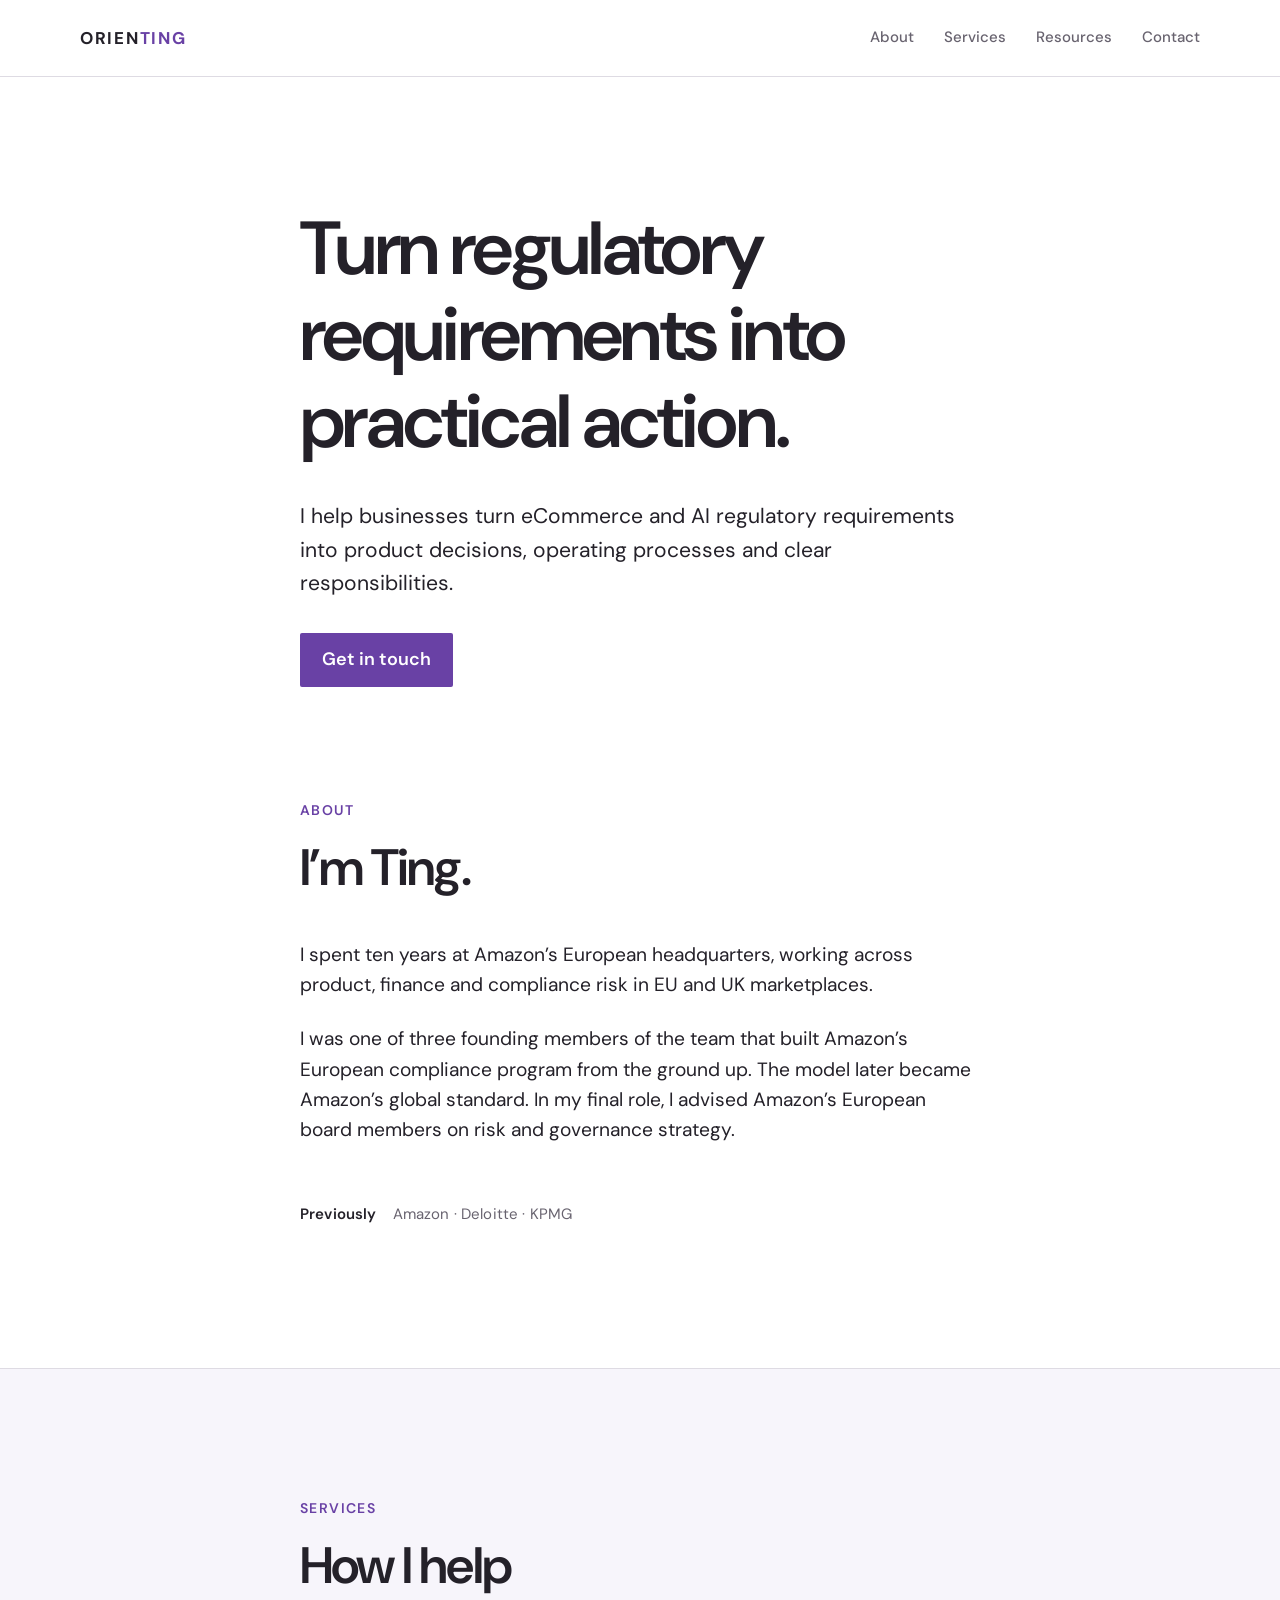
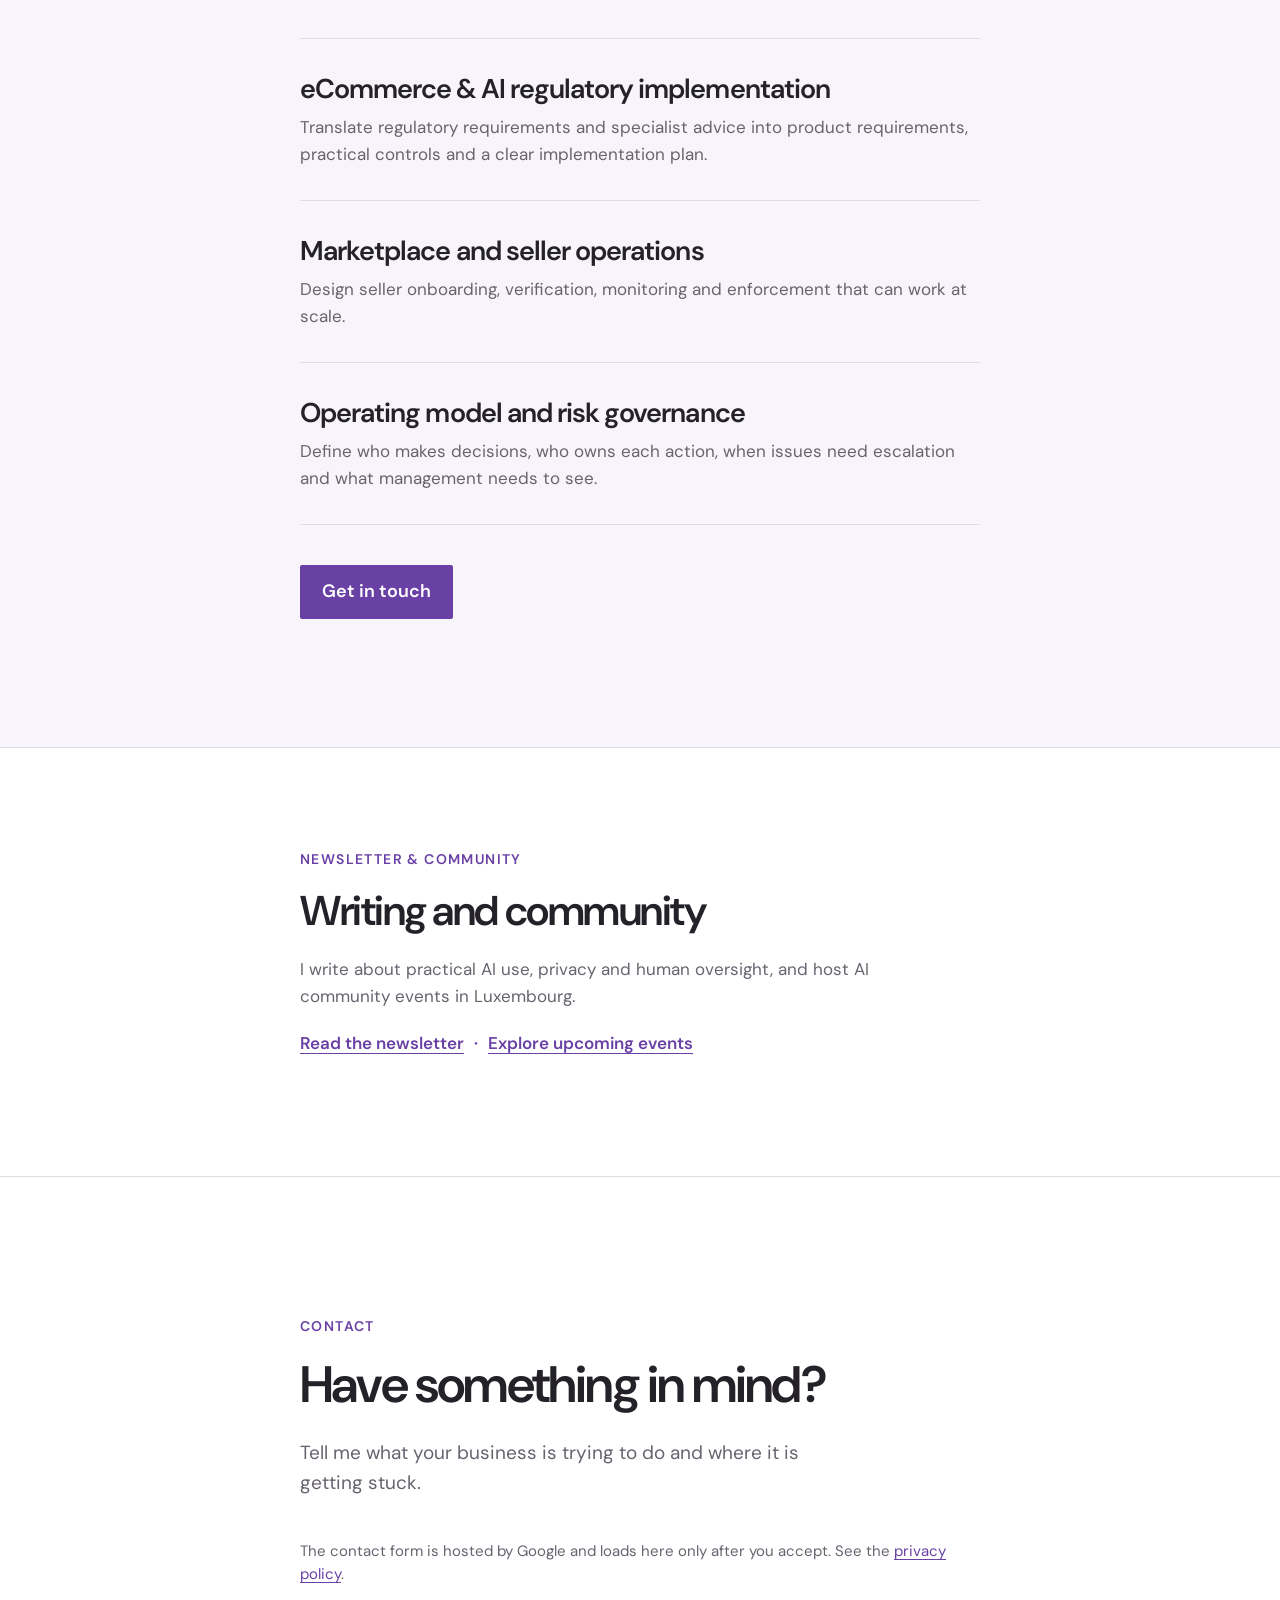
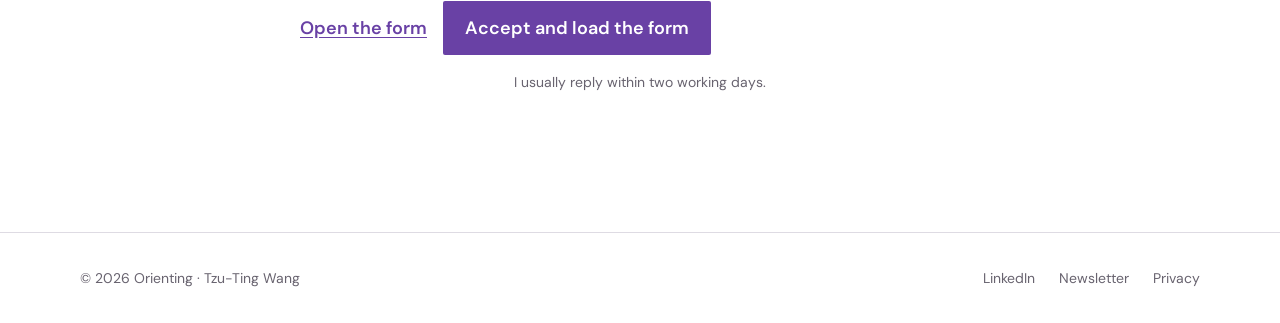
<file: index.html>
<!DOCTYPE html>
<html lang="en">
<head>
  <meta charset="UTF-8" />
  <meta name="viewport" content="width=device-width, initial-scale=1.0" />
  <title>eCommerce &amp; AI Regulatory Implementation | Ting Wang | Orienting</title>
  <meta name="description" content="Turn eCommerce and AI regulatory requirements into product decisions, operating processes and clear responsibilities. Independent advice from Ting Wang." />
  <meta name="author" content="Tzu-Ting Wang" />
  <meta property="og:title" content="Orienting | Regulatory Implementation Advisory" />
  <meta property="og:description" content="I help businesses turn regulatory requirements into prioritised product and operating roadmaps, drawing on a decade at Amazon and earlier experience at Deloitte and KPMG." />
  <meta property="og:image" content="https://orienting.lu/assets/og-action-plan-2026.png" />
  <meta property="og:image:secure_url" content="https://orienting.lu/assets/og-action-plan-2026.png" />
  <meta property="og:image:type" content="image/png" />
  <meta property="og:image:width" content="1200" />
  <meta property="og:image:height" content="630" />
  <meta property="og:image:alt" content="Turn regulatory requirements into a clear action plan." />
  <meta property="og:url" content="https://orienting.lu/" />
  <meta property="og:type" content="website" />
  <meta property="og:site_name" content="Orienting" />
  <meta name="twitter:card" content="summary_large_image" />
  <meta name="twitter:title" content="Orienting | Regulatory Implementation Advisory" />
  <meta name="twitter:description" content="I help businesses turn regulatory requirements into prioritised product and operating roadmaps, drawing on a decade at Amazon and earlier experience at Deloitte and KPMG." />
  <meta name="twitter:image" content="https://orienting.lu/assets/og-action-plan-2026.png" />
  <meta name="twitter:image:alt" content="Turn regulatory requirements into a clear action plan." />
  <link rel="canonical" href="https://orienting.lu/" />
  <link rel="alternate" hreflang="en" href="https://orienting.lu/" />
  <link rel="alternate" hreflang="x-default" href="https://orienting.lu/" />
  <link rel="icon" href="/assets/favicon.svg" type="image/svg+xml" />
  <link rel="preconnect" href="https://fonts.googleapis.com" />
  <link rel="preconnect" href="https://fonts.gstatic.com" crossorigin />
  <link href="https://fonts.googleapis.com/css2?family=DM+Sans:wght@400;500;600;700&amp;display=swap" rel="stylesheet" />
  <link rel="stylesheet" href="/style.css" />

  <script type="application/ld+json">
  {
    "@context": "https://schema.org",
    "@graph": [
      {
        "@type": "ProfessionalService",
        "@id": "https://orienting.lu/#organization",
        "name": "Orienting",
        "url": "https://orienting.lu/",
        "description": "Independent advice from Ting Wang on turning eCommerce and AI regulatory requirements into product decisions, operating processes and clear responsibilities.",
        "founder": { "@id": "https://orienting.lu/#tzu-ting-wang" },
        "areaServed": { "@type": "Place", "name": "Worldwide" },
        "knowsAbout": [
          "European e-commerce compliance",
          "Online marketplace compliance",
          "Marketplace seller operations",
          "Regulatory product decisions",
          "Risk governance",
          "AI regulatory implementation"
        ],
        "address": { "@type": "PostalAddress", "addressCountry": "LU", "addressLocality": "Luxembourg" }
      },
      {
        "@type": "Person",
        "@id": "https://orienting.lu/#tzu-ting-wang",
        "name": "Tzu-Ting Wang",
        "alternateName": "Ting Wang",
        "jobTitle": "Founder, Orienting",
        "worksFor": { "@id": "https://orienting.lu/#organization" },
        "url": "https://orienting.lu/",
        "knowsLanguage": ["en", "zh"],
        "alumniOf": [
          { "@type": "Organization", "name": "Amazon" },
          { "@type": "Organization", "name": "Deloitte" },
          { "@type": "Organization", "name": "KPMG" }
        ],
        "knowsAbout": [
          "European e-commerce compliance",
          "Online marketplace compliance",
          "Marketplace seller operations",
          "Regulatory product decisions",
          "Risk governance",
          "AI regulatory implementation"
        ],
        "sameAs": [
          "https://www.linkedin.com/in/wangtzuting/",
          "https://luma.com/user/usr-sBGOoekdV7BDtQ0"
        ]
      },
      {
        "@type": "WebSite",
        "@id": "https://orienting.lu/#website",
        "url": "https://orienting.lu/",
        "name": "Orienting",
        "publisher": { "@id": "https://orienting.lu/#organization" },
        "inLanguage": "en"
      }
    ]
  }
  </script>
</head>
<body>
  <header class="nav">
    <div class="shell nav__inner">
      <a href="/" class="nav__wordmark" aria-label="Orienting home">ORIEN<span>TING</span></a>
      <nav class="nav__links" id="navLinks" aria-label="Main navigation">
        <a href="#about">About</a>
        <a href="#services">Services</a>
        <a href="/resources">Resources</a>
        <a href="#contact">Contact</a>
      </nav>
      <button class="nav__hamburger" id="navHamburger" type="button" aria-label="Open menu" aria-controls="navLinks" aria-expanded="false">
        <span></span><span></span><span></span>
      </button>
    </div>
  </header>

  <main>
    <section class="intro" aria-labelledby="intro-title">
      <div class="reading-column">
        <h1 id="intro-title">Turn regulatory requirements into practical action.</h1>
        <p>I help businesses turn eCommerce and AI regulatory requirements into product decisions, operating processes and clear responsibilities.</p>
        <a class="primary-button" href="#contact">Get in touch</a>
      </div>
    </section>

    <section class="about" id="about" aria-labelledby="about-title">
      <div class="reading-column">
        <p class="section-label">About</p>
        <h2 id="about-title">I’m Ting.</h2>
        <p>I spent ten years at Amazon’s European headquarters, working across product, finance and compliance risk in EU and UK marketplaces.</p>
        <p>I was one of three founding members of the team that built Amazon’s European compliance program from the ground up. The model later became Amazon’s global standard. In my final role, I advised Amazon’s European board members on risk and governance strategy.</p>
        <p class="previously"><span>Previously</span> Amazon · Deloitte · KPMG</p>
      </div>
    </section>

    <section class="services" id="services" aria-labelledby="services-title">
      <div class="reading-column">
        <p class="section-label">Services</p>
        <h2 id="services-title">How I help</h2>

        <div class="service-list">
          <article class="service">
            <h3>eCommerce &amp; AI regulatory implementation</h3>
            <p>Translate regulatory requirements and specialist advice into product requirements, practical controls and a clear implementation plan.</p>
          </article>
          <article class="service">
            <h3>Marketplace and seller operations</h3>
            <p>Design seller onboarding, verification, monitoring and enforcement that can work at scale.</p>
          </article>
          <article class="service">
            <h3>Operating model and risk governance</h3>
            <p>Define who makes decisions, who owns each action, when issues need escalation and what management needs to see.</p>
          </article>
        </div>
        <a class="primary-button" href="#contact">Get in touch</a>
      </div>
    </section>

    <section class="newsletter" aria-labelledby="newsletter-title">
      <div class="reading-column">
        <p class="section-label">Newsletter &amp; community</p>
        <h2 id="newsletter-title">Writing and community</h2>
        <p>I write about practical AI use, privacy and human oversight, and host AI community events in Luxembourg.</p>
        <p class="newsletter__links"><a href="https://twspace.substack.com/" target="_blank" rel="noopener">Read the newsletter</a><span aria-hidden="true">·</span><a href="https://luma.com/user/ttwang" target="_blank" rel="noopener">Explore upcoming events</a></p>
      </div>
    </section>

    <section class="contact" id="contact" aria-labelledby="contact-title">
      <div class="reading-column">
        <p class="section-label">Contact</p>
        <h2 id="contact-title">Have something in mind?</h2>
        <p class="contact__lede">Tell me what your business is trying to do and where it is getting stuck.</p>

        <div
          class="consent-embed"
          data-consent-src="https://docs.google.com/forms/d/e/1FAIpQLSd7MkLyf-q_8MC-sr6f8nqGX9sS1hpCyYgkQxh8uN-l9Clh0Q/viewform?embedded=true"
          data-consent-title="Contact form"
          data-consent-width="640"
          data-consent-height="1320"
          data-consent-scrolling="auto"
        >
          <div class="consent-fallback">
            <p class="consent-fallback-note">The contact form is hosted by Google and loads here only after you accept. See the <a href="/privacy">privacy policy</a>.</p>
            <p class="consent-fallback-actions">
              <a href="https://docs.google.com/forms/d/e/1FAIpQLSd7MkLyf-q_8MC-sr6f8nqGX9sS1hpCyYgkQxh8uN-l9Clh0Q/viewform" target="_blank" rel="noopener">Open the form</a>
              <button type="button" class="submit-button" data-consent-accept>Accept and load the form</button>
            </p>
          </div>
        </div>
        <p class="enquiry__note">I usually reply within two working days.</p>
      </div>
    </section>
  </main>

  <footer class="footer">
    <div class="shell footer__inner">
      <p>© 2026 Orienting · Tzu-Ting Wang</p>
      <div class="footer__links">
        <a href="https://www.linkedin.com/in/wangtzuting/" target="_blank" rel="noopener">LinkedIn</a>
        <a href="https://twspace.substack.com/" target="_blank" rel="noopener">Newsletter</a>
        <a href="/privacy">Privacy</a>
      </div>
    </div>
  </footer>

  <script src="/script.js"></script>
  <script src="/consent.js"></script>
</body>
</html>
</file>
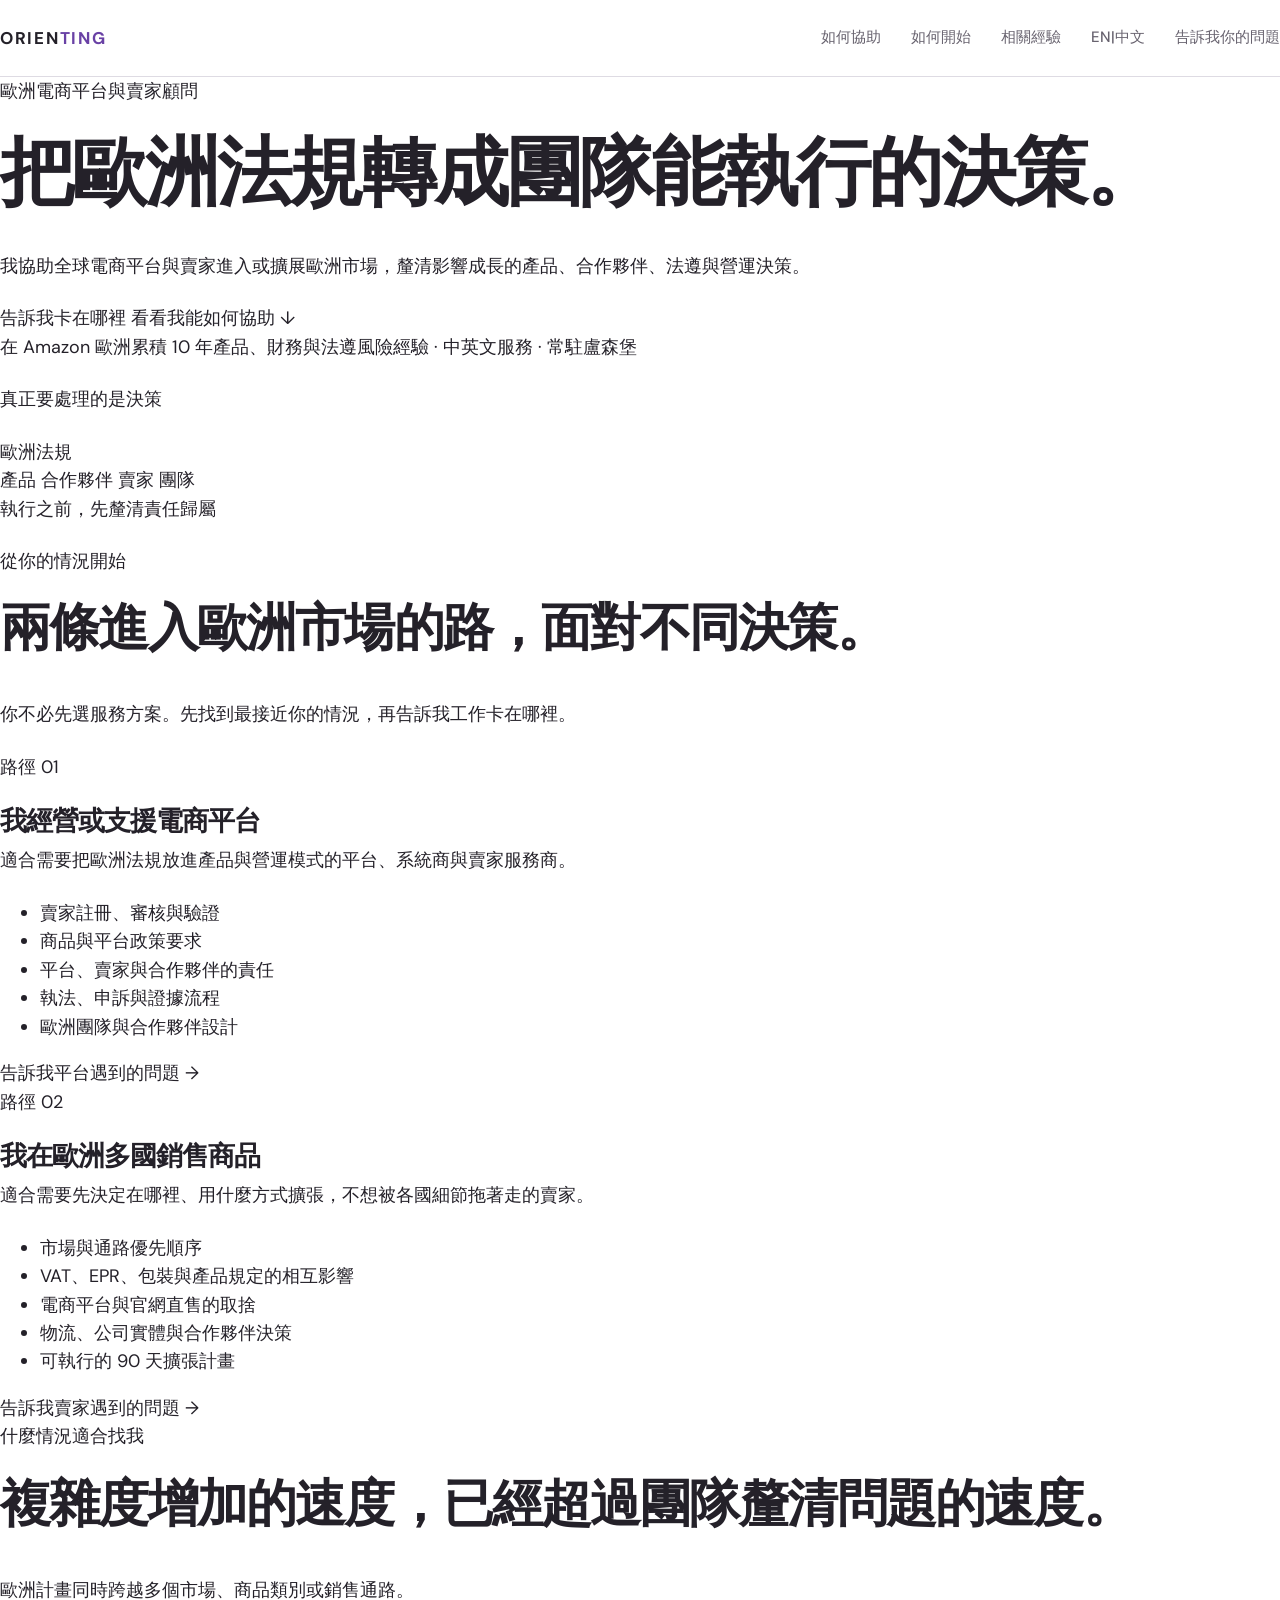
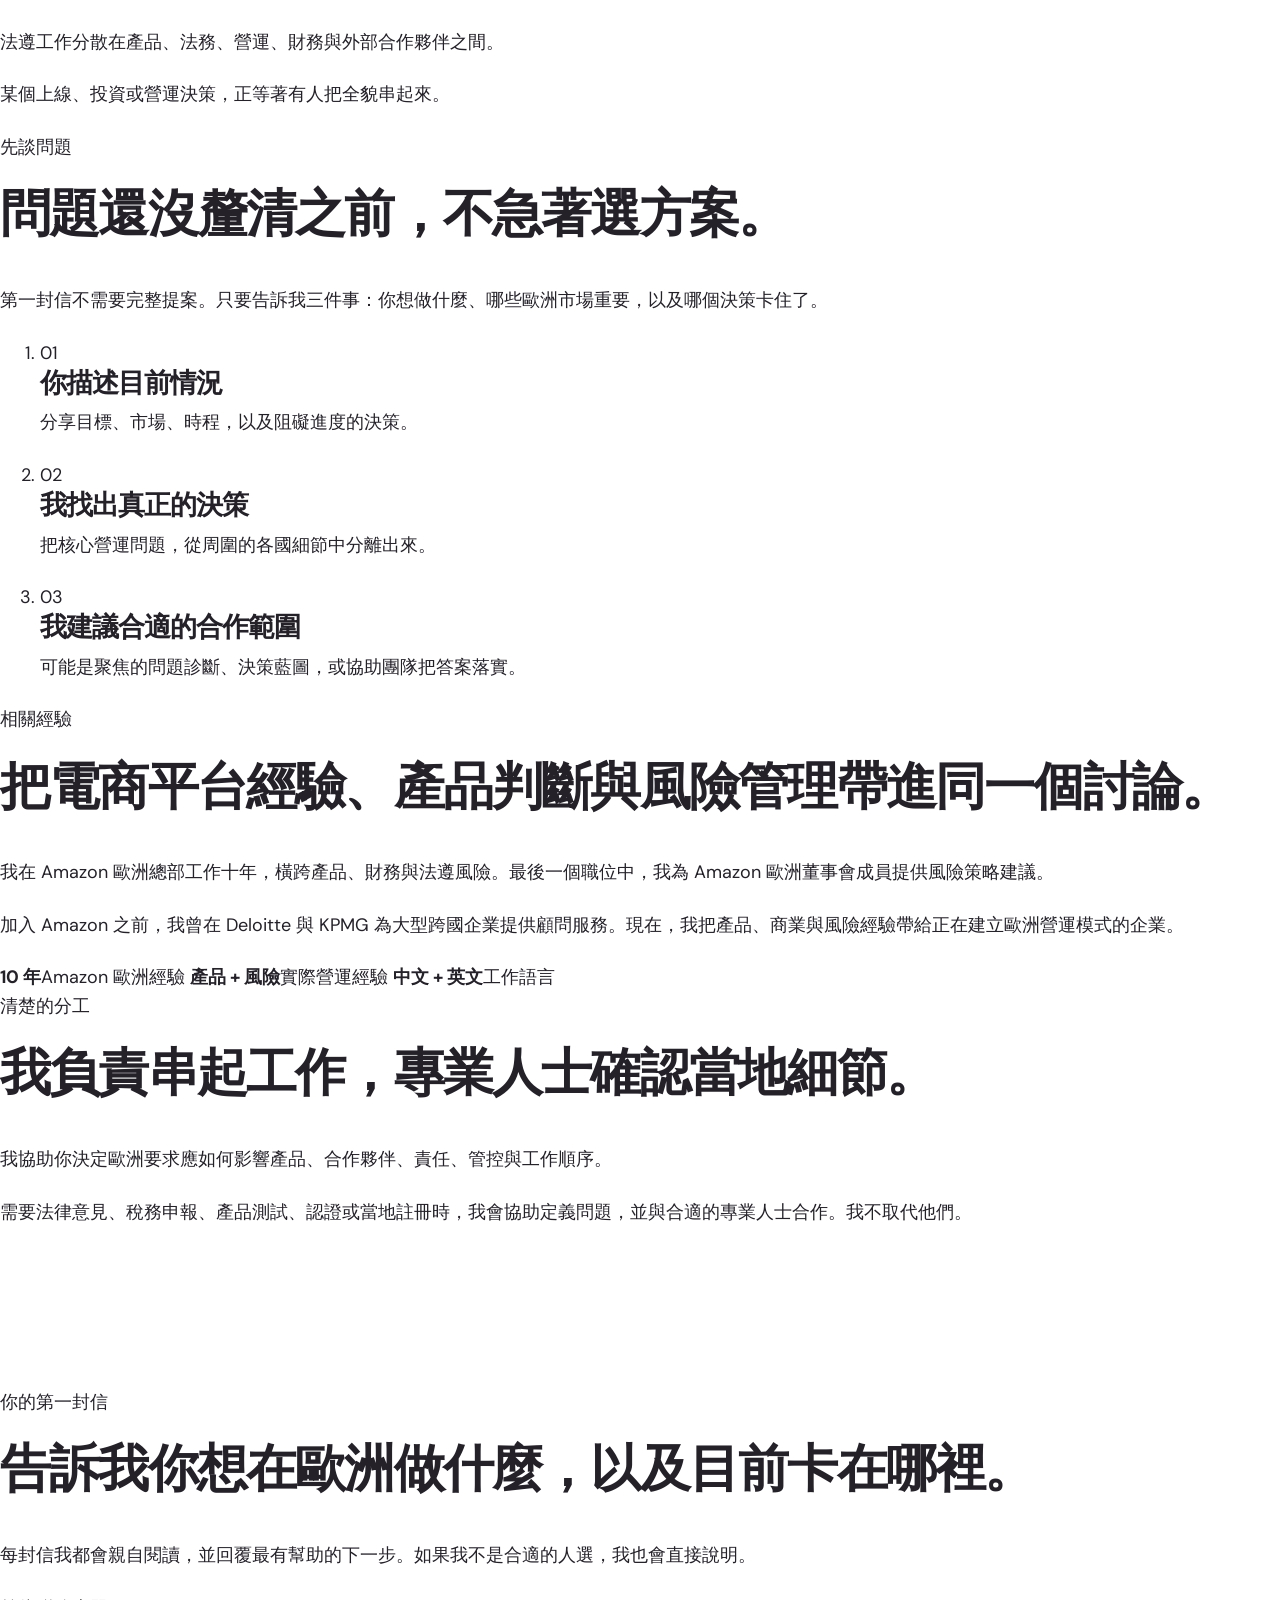
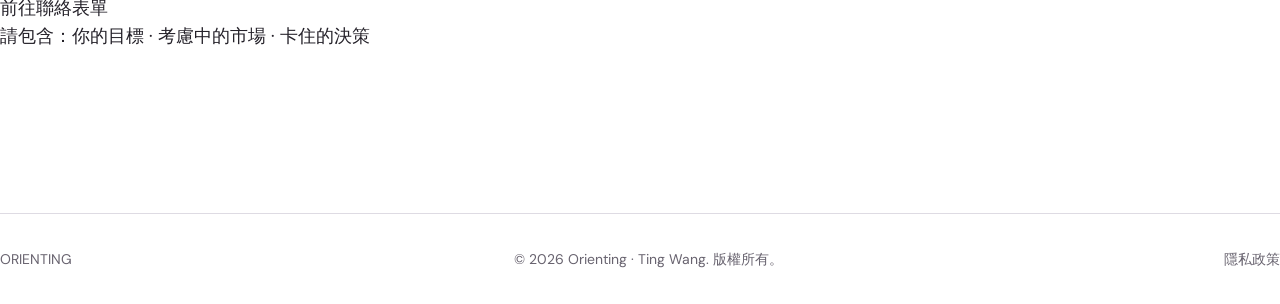
<file: zh/index.html>
<!DOCTYPE html>
<html lang="zh-Hant">
<head>
  <meta charset="UTF-8" />
  <meta name="viewport" content="width=device-width, initial-scale=1.0" />
  <title>歐洲電商平台與賣家顧問 | Orienting</title>
  <meta name="description" content="Orienting 協助全球電商平台與賣家，把歐洲法規的複雜度轉成產品、合作夥伴、法遵與營運決策。" />
  <meta property="og:title" content="歐洲電商平台與賣家顧問 | Orienting" />
  <meta property="og:description" content="把歐洲法規轉成團隊能執行的決策。" />
  <meta property="og:image" content="https://orienting.lu/assets/og-image.jpg" />
  <meta property="og:url" content="https://orienting.lu/zh/" />
  <meta property="og:type" content="website" />
  <meta name="twitter:card" content="summary_large_image" />
  <meta name="twitter:title" content="歐洲電商平台與賣家顧問 | Orienting" />
  <meta name="twitter:description" content="把歐洲法規轉成團隊能執行的決策。" />
  <meta name="twitter:image" content="https://orienting.lu/assets/og-image.jpg" />
  <link rel="canonical" href="https://orienting.lu/zh/" />
  <link rel="alternate" hreflang="en" href="https://orienting.lu/" />
  <link rel="alternate" hreflang="zh-Hant" href="https://orienting.lu/zh/" />
  <link rel="alternate" hreflang="x-default" href="https://orienting.lu/" />
  <link rel="icon" href="/assets/favicon.svg" type="image/svg+xml" />
  <link rel="preconnect" href="https://fonts.googleapis.com" />
  <link rel="preconnect" href="https://fonts.gstatic.com" crossorigin />
  <link href="https://fonts.googleapis.com/css2?family=Plus+Jakarta+Sans:wght@400;600;700&amp;family=DM+Sans:wght@400;500;600&amp;family=Noto+Sans+TC:wght@400;500;700&amp;display=swap" rel="stylesheet" />
  <link rel="stylesheet" href="/style.css" />
</head>
<body class="advisory-site">
  <header class="nav">
    <div class="container nav__inner">
      <a href="/zh/" class="nav__wordmark" aria-label="Orienting 首頁">ORIEN<span class="wordmark__ting">TING</span></a>
      <nav class="nav__links" id="navLinks" aria-label="主導覽">
        <a href="#paths" class="nav__link">如何協助</a>
        <a href="#approach" class="nav__link">如何開始</a>
        <a href="#experience" class="nav__link">相關經驗</a>
        <span class="nav__lang"><a href="/">EN</a><span class="sep">|</span><span class="is-current">中文</span></span>
        <a href="/#contact" class="nav__cta">告訴我你的問題</a>
      </nav>
      <button class="nav__hamburger" id="navHamburger" aria-label="切換選單" aria-expanded="false">
        <span></span><span></span><span></span>
      </button>
    </div>
  </header>

  <main>
    <section class="advisory-hero dotgrid">
      <div class="container advisory-hero__grid">
        <div class="advisory-hero__copy">
          <p class="eyebrow">歐洲電商平台與賣家顧問</p>
          <h1>把歐洲法規轉成團隊能執行的決策。</h1>
          <p class="advisory-hero__lede">我協助全球電商平台與賣家進入或擴展歐洲市場，釐清影響成長的產品、合作夥伴、法遵與營運決策。</p>
          <div class="advisory-hero__actions">
            <a href="/#contact" class="button button--primary">告訴我卡在哪裡</a>
            <a href="#paths" class="button button--text">看看我能如何協助 <span aria-hidden="true">↓</span></a>
          </div>
          <p class="advisory-hero__proof">在 Amazon 歐洲累積 10 年產品、財務與法遵風險經驗 <span>·</span> 中英文服務 <span>·</span> 常駐盧森堡</p>
        </div>

        <div class="decision-map" aria-label="把歐洲法規轉成四類決策">
          <p class="decision-map__label">真正要處理的是決策</p>
          <div class="decision-map__source">歐洲法規</div>
          <div class="decision-map__line" aria-hidden="true"></div>
          <div class="decision-map__outcomes">
            <span>產品</span>
            <span>合作夥伴</span>
            <span>賣家</span>
            <span>團隊</span>
          </div>
          <p class="decision-map__note">執行之前，先釐清責任歸屬</p>
        </div>
      </div>
    </section>

    <section class="buyer-paths" id="paths">
      <div class="container">
        <div class="section-intro">
          <p class="eyebrow">從你的情況開始</p>
          <h2>兩條進入歐洲市場的路，面對不同決策。</h2>
          <p>你不必先選服務方案。先找到最接近你的情況，再告訴我工作卡在哪裡。</p>
        </div>

        <div class="buyer-paths__grid">
          <article class="path-card">
            <p class="path-card__number">路徑 01</p>
            <h3>我經營或支援電商平台</h3>
            <p class="path-card__summary">適合需要把歐洲法規放進產品與營運模式的平台、系統商與賣家服務商。</p>
            <ul class="path-card__list">
              <li>賣家註冊、審核與驗證</li>
              <li>商品與平台政策要求</li>
              <li>平台、賣家與合作夥伴的責任</li>
              <li>執法、申訴與證據流程</li>
              <li>歐洲團隊與合作夥伴設計</li>
            </ul>
            <a href="/#contact" class="path-card__link">告訴我平台遇到的問題 <span aria-hidden="true">→</span></a>
          </article>

          <article class="path-card path-card--seller">
            <p class="path-card__number">路徑 02</p>
            <h3>我在歐洲多國銷售商品</h3>
            <p class="path-card__summary">適合需要先決定在哪裡、用什麼方式擴張，不想被各國細節拖著走的賣家。</p>
            <ul class="path-card__list">
              <li>市場與通路優先順序</li>
              <li>VAT、EPR、包裝與產品規定的相互影響</li>
              <li>電商平台與官網直售的取捨</li>
              <li>物流、公司實體與合作夥伴決策</li>
              <li>可執行的 90 天擴張計畫</li>
            </ul>
            <a href="/#contact" class="path-card__link">告訴我賣家遇到的問題 <span aria-hidden="true">→</span></a>
          </article>
        </div>
      </div>
    </section>

    <section class="fit-section" aria-labelledby="fit-title">
      <div class="container fit-section__grid">
        <div>
          <p class="eyebrow">什麼情況適合找我</p>
          <h2 id="fit-title">複雜度增加的速度，已經超過團隊釐清問題的速度。</h2>
        </div>
        <div class="fit-signals">
          <p>歐洲計畫同時跨越多個市場、商品類別或銷售通路。</p>
          <p>法遵工作分散在產品、法務、營運、財務與外部合作夥伴之間。</p>
          <p>某個上線、投資或營運決策，正等著有人把全貌串起來。</p>
        </div>
      </div>
    </section>

    <section class="approach" id="approach">
      <div class="container">
        <div class="section-intro section-intro--narrow">
          <p class="eyebrow">先談問題</p>
          <h2>問題還沒釐清之前，不急著選方案。</h2>
          <p>第一封信不需要完整提案。只要告訴我三件事：你想做什麼、哪些歐洲市場重要，以及哪個決策卡住了。</p>
        </div>
        <ol class="approach__steps">
          <li><span class="approach__number">01</span><div><h3>你描述目前情況</h3><p>分享目標、市場、時程，以及阻礙進度的決策。</p></div></li>
          <li><span class="approach__number">02</span><div><h3>我找出真正的決策</h3><p>把核心營運問題，從周圍的各國細節中分離出來。</p></div></li>
          <li><span class="approach__number">03</span><div><h3>我建議合適的合作範圍</h3><p>可能是聚焦的問題診斷、決策藍圖，或協助團隊把答案落實。</p></div></li>
        </ol>
      </div>
    </section>

    <section class="experience" id="experience">
      <div class="container experience__grid">
        <div class="experience__statement">
          <p class="eyebrow">相關經驗</p>
          <h2>把電商平台經驗、產品判斷與風險管理帶進同一個討論。</h2>
        </div>
        <div class="experience__details">
          <p class="experience__lead">我在 Amazon 歐洲總部工作十年，橫跨產品、財務與法遵風險。最後一個職位中，我為 Amazon 歐洲董事會成員提供風險策略建議。</p>
          <p>加入 Amazon 之前，我曾在 Deloitte 與 KPMG 為大型跨國企業提供顧問服務。現在，我把產品、商業與風險經驗帶給正在建立歐洲營運模式的企業。</p>
          <div class="experience__facts" aria-label="重要經驗">
            <span><strong>10 年</strong>Amazon 歐洲經驗</span>
            <span><strong>產品 + 風險</strong>實際營運經驗</span>
            <span><strong>中文 + 英文</strong>工作語言</span>
          </div>
        </div>
      </div>
    </section>

    <section class="boundary">
      <div class="container boundary__grid">
        <div><p class="eyebrow">清楚的分工</p><h2>我負責串起工作，專業人士確認當地細節。</h2></div>
        <div>
          <p>我協助你決定歐洲要求應如何影響產品、合作夥伴、責任、管控與工作順序。</p>
          <p>需要法律意見、稅務申報、產品測試、認證或當地註冊時，我會協助定義問題，並與合適的專業人士合作。我不取代他們。</p>
        </div>
      </div>
    </section>

    <section class="contact" id="contact">
      <div class="container contact__inner dotgrid">
        <p class="eyebrow">你的第一封信</p>
        <h2>告訴我你想在歐洲做什麼，以及目前卡在哪裡。</h2>
        <p>每封信我都會親自閱讀，並回覆最有幫助的下一步。如果我不是合適的人選，我也會直接說明。</p>
        <a href="/#contact" class="button button--primary">前往聯絡表單</a>
        <p class="contact__prompt">請包含：你的目標 · 考慮中的市場 · 卡住的決策</p>
      </div>
    </section>
  </main>

  <footer class="footer">
    <div class="container footer__inner">
      <a href="/zh/" class="footer__wordmark">ORIEN<span class="wordmark__ting">TING</span></a>
      <p class="footer__copy">© 2026 Orienting · Ting Wang. 版權所有。</p>
      <a href="/zh/privacy" class="footer__link">隱私政策</a>
    </div>
  </footer>
  <div class="rainbow-band" aria-hidden="true"><span></span><span></span><span></span><span></span><span></span></div>
  <script src="/script.js"></script>
</body>
</html>
</file>
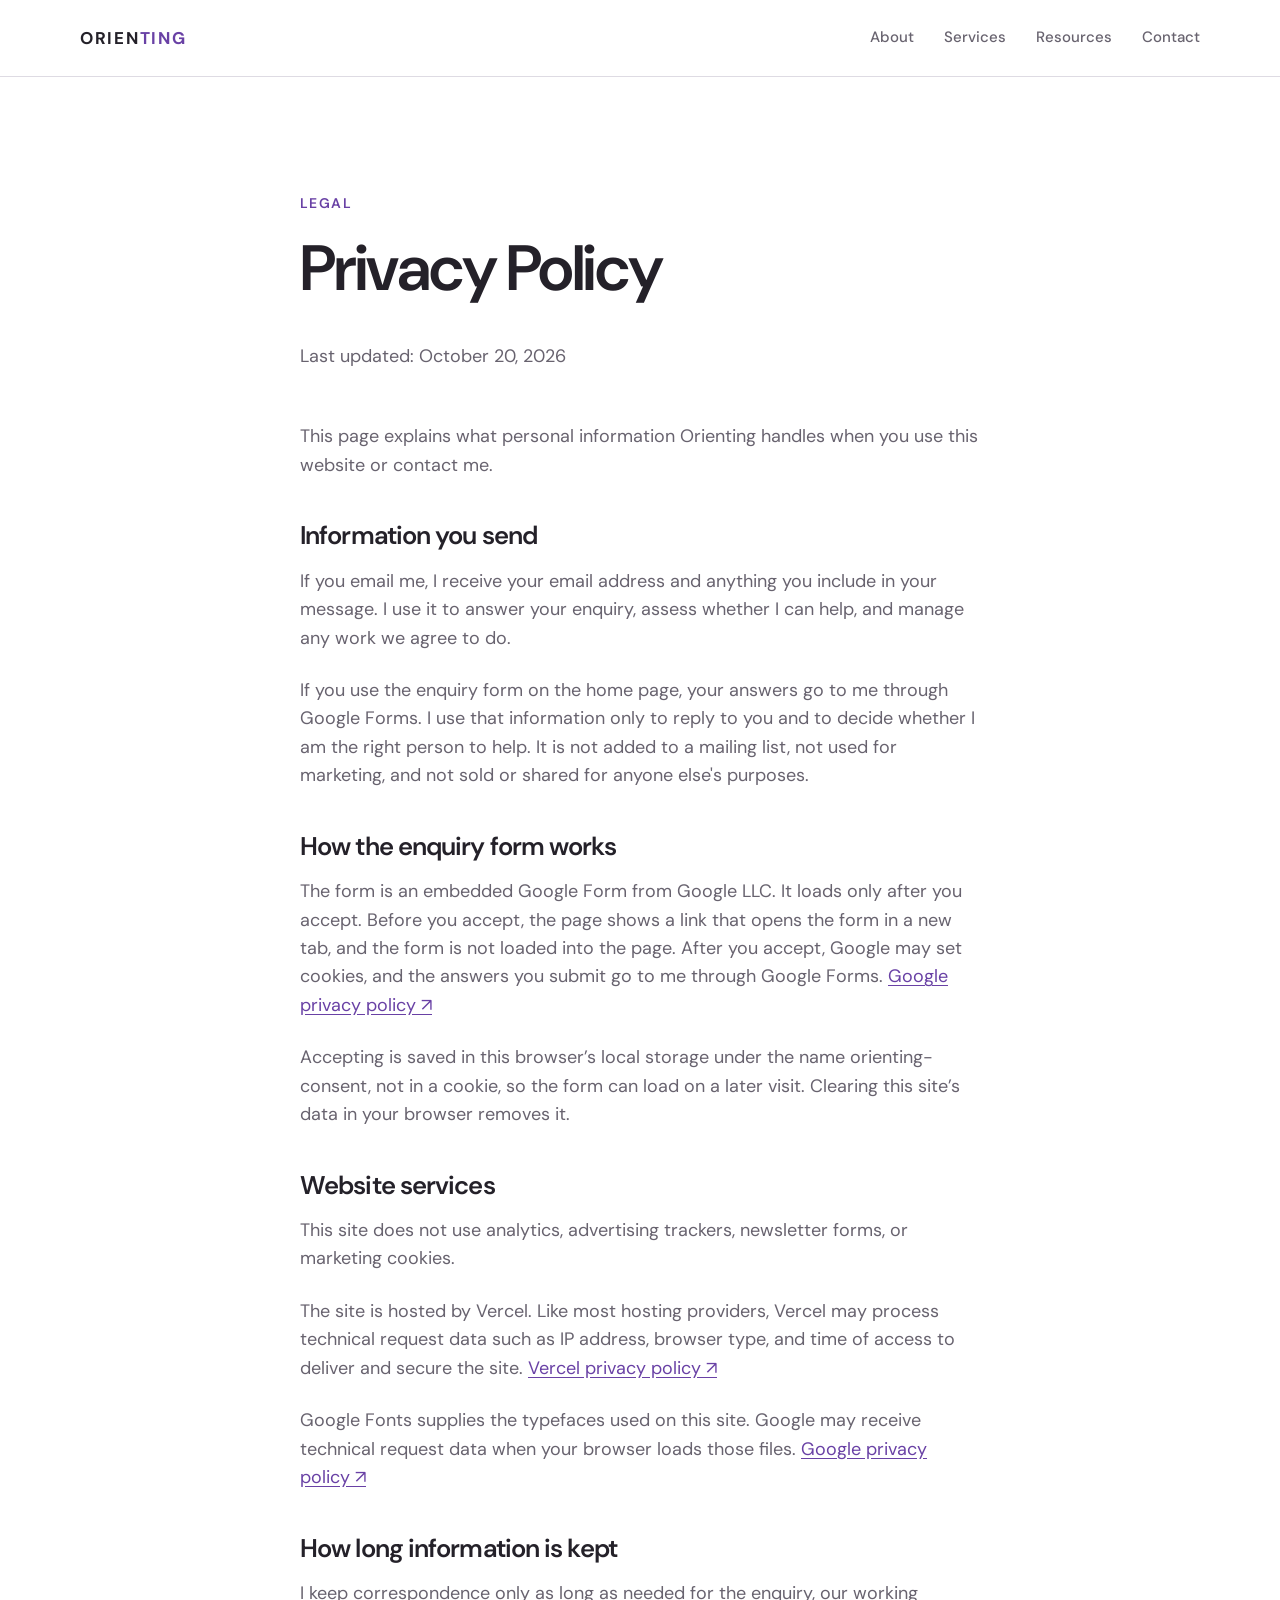
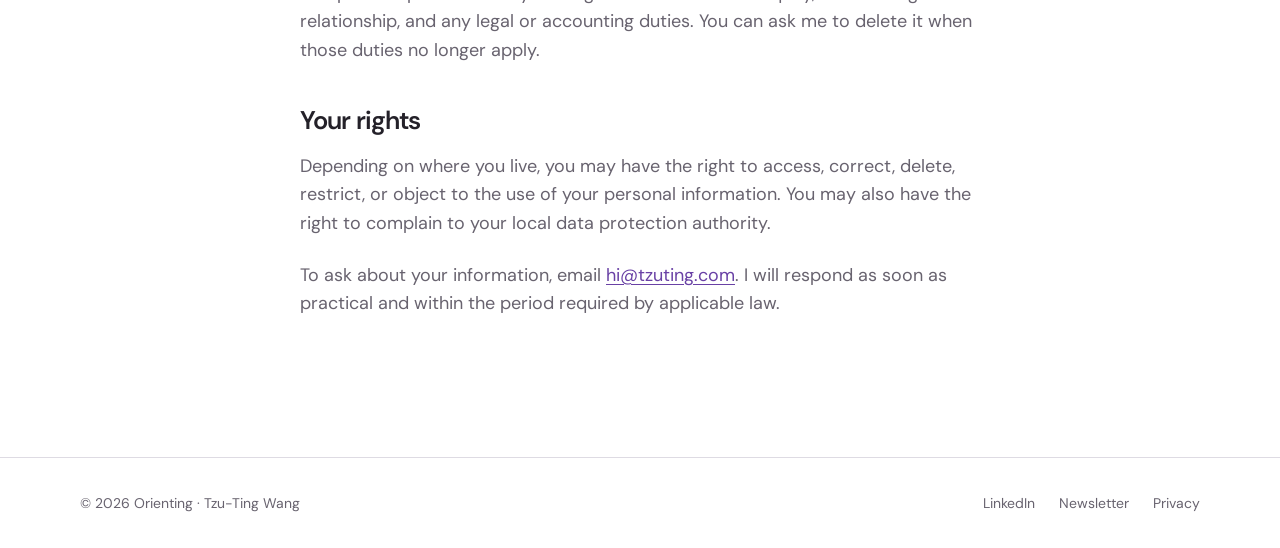
<file: privacy.html>
<!DOCTYPE html>
<html lang="en">
<head>
  <meta charset="UTF-8" />
  <meta name="viewport" content="width=device-width, initial-scale=1.0" />
  <title>Privacy Policy | Orienting</title>
  <meta name="robots" content="noindex" />
  <link rel="icon" href="/assets/favicon.svg" type="image/svg+xml" />
  <link rel="preconnect" href="https://fonts.googleapis.com" />
  <link rel="preconnect" href="https://fonts.gstatic.com" crossorigin />
  <link href="https://fonts.googleapis.com/css2?family=DM+Sans:wght@400;500;600;700&amp;display=swap" rel="stylesheet" />
  <link rel="stylesheet" href="/style.css" />
</head>
<body>
  <header class="nav">
    <div class="shell nav__inner">
      <a href="/" class="nav__wordmark" aria-label="Orienting home">ORIEN<span class="wordmark__ting">TING</span></a>
      <nav class="nav__links" id="navLinks" aria-label="Main navigation">
        <a href="/#about">About</a>
        <a href="/#services">Services</a>
        <a href="/resources">Resources</a>
        <a href="/#contact">Contact</a>
      </nav>
      <button class="nav__hamburger" id="navHamburger" type="button" aria-label="Open menu" aria-controls="navLinks" aria-expanded="false"><span></span><span></span><span></span></button>
    </div>
  </header>

  <main class="privacy-section">
    <div class="reading-column privacy__inner">
      <p class="section-label">Legal</p>
      <h1 class="privacy__headline">Privacy Policy</h1>
      <p class="privacy__updated">Last updated: October 20, 2026</p>
      <div class="privacy__body">
        <p>This page explains what personal information Orienting handles when you use this website or contact me.</p>

        <h2>Information you send</h2>
        <p>If you email me, I receive your email address and anything you include in your message. I use it to answer your enquiry, assess whether I can help, and manage any work we agree to do.</p>
        <p>If you use the enquiry form on the home page, your answers go to me through Google Forms. I use that information only to reply to you and to decide whether I am the right person to help. It is not added to a mailing list, not used for marketing, and not sold or shared for anyone else's purposes.</p>

        <h2>How the enquiry form works</h2>
        <p>The form is an embedded Google Form from Google LLC. It loads only after you accept. Before you accept, the page shows a link that opens the form in a new tab, and the form is not loaded into the page. After you accept, Google may set cookies, and the answers you submit go to me through Google Forms. <a href="https://policies.google.com/privacy" target="_blank" rel="noopener">Google privacy policy ↗</a></p>
        <p>Accepting is saved in this browser’s local storage under the name orienting-consent, not in a cookie, so the form can load on a later visit. Clearing this site’s data in your browser removes it.</p>

        <h2>Website services</h2>
        <p>This site does not use analytics, advertising trackers, newsletter forms, or marketing cookies.</p>
        <p>The site is hosted by Vercel. Like most hosting providers, Vercel may process technical request data such as IP address, browser type, and time of access to deliver and secure the site. <a href="https://vercel.com/legal/privacy-policy" target="_blank" rel="noopener">Vercel privacy policy ↗</a></p>
        <p>Google Fonts supplies the typefaces used on this site. Google may receive technical request data when your browser loads those files. <a href="https://policies.google.com/privacy" target="_blank" rel="noopener">Google privacy policy ↗</a></p>

        <h2>How long information is kept</h2>
        <p>I keep correspondence only as long as needed for the enquiry, our working relationship, and any legal or accounting duties. You can ask me to delete it when those duties no longer apply.</p>

        <h2>Your rights</h2>
        <p>Depending on where you live, you may have the right to access, correct, delete, restrict, or object to the use of your personal information. You may also have the right to complain to your local data protection authority.</p>
        <p>To ask about your information, email <a id="contact-email" hidden></a><noscript>hi at tzuting dot com</noscript>. I will respond as soon as practical and within the period required by applicable law.</p>
      </div>
    </div>
  </main>

  <footer class="footer">
    <div class="shell footer__inner">
      <p>© 2026 Orienting · Tzu-Ting Wang</p>
      <div class="footer__links">
        <a href="https://www.linkedin.com/in/wangtzuting/" target="_blank" rel="noopener">LinkedIn</a>
        <a href="https://twspace.substack.com/" target="_blank" rel="noopener">Newsletter</a>
        <a href="/privacy">Privacy</a>
      </div>
    </div>
  </footer>
  <script src="/script.js"></script>
  <script src="/contact.js"></script>
</body>
</html>
</file>
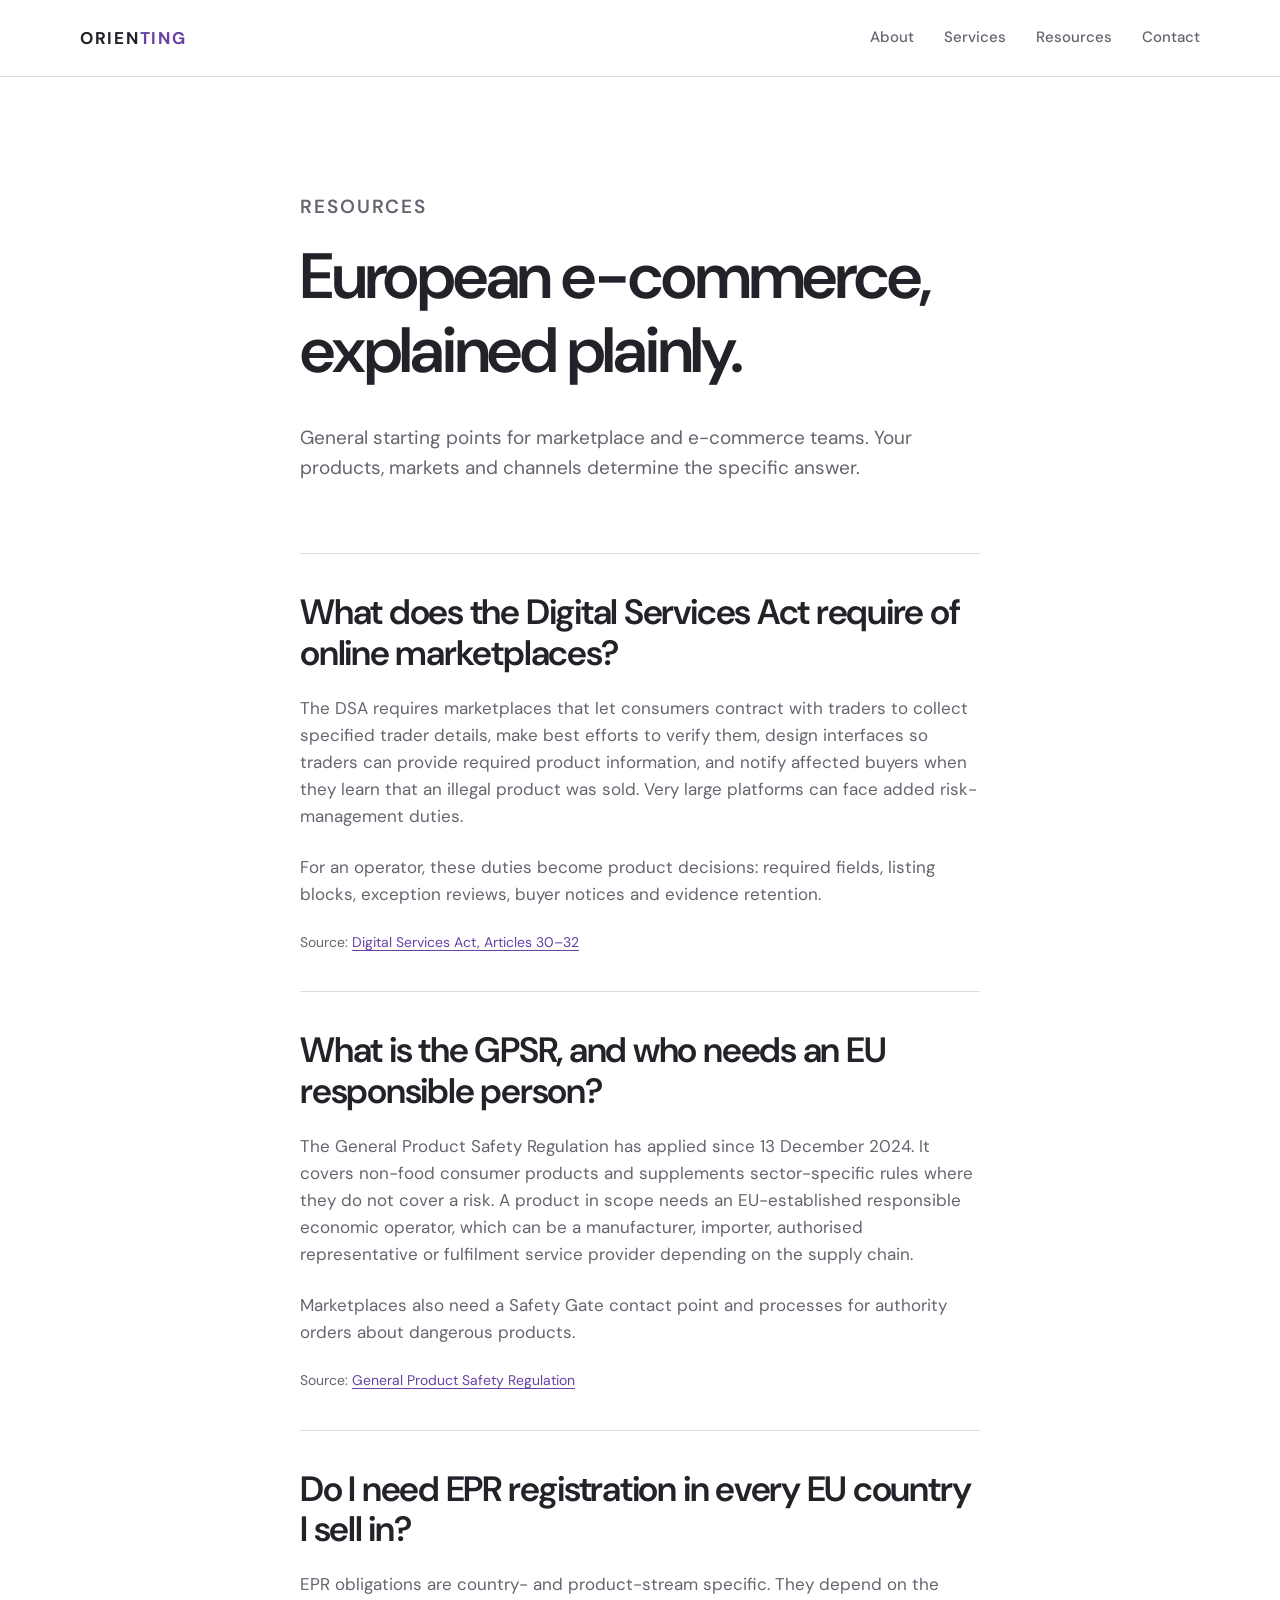
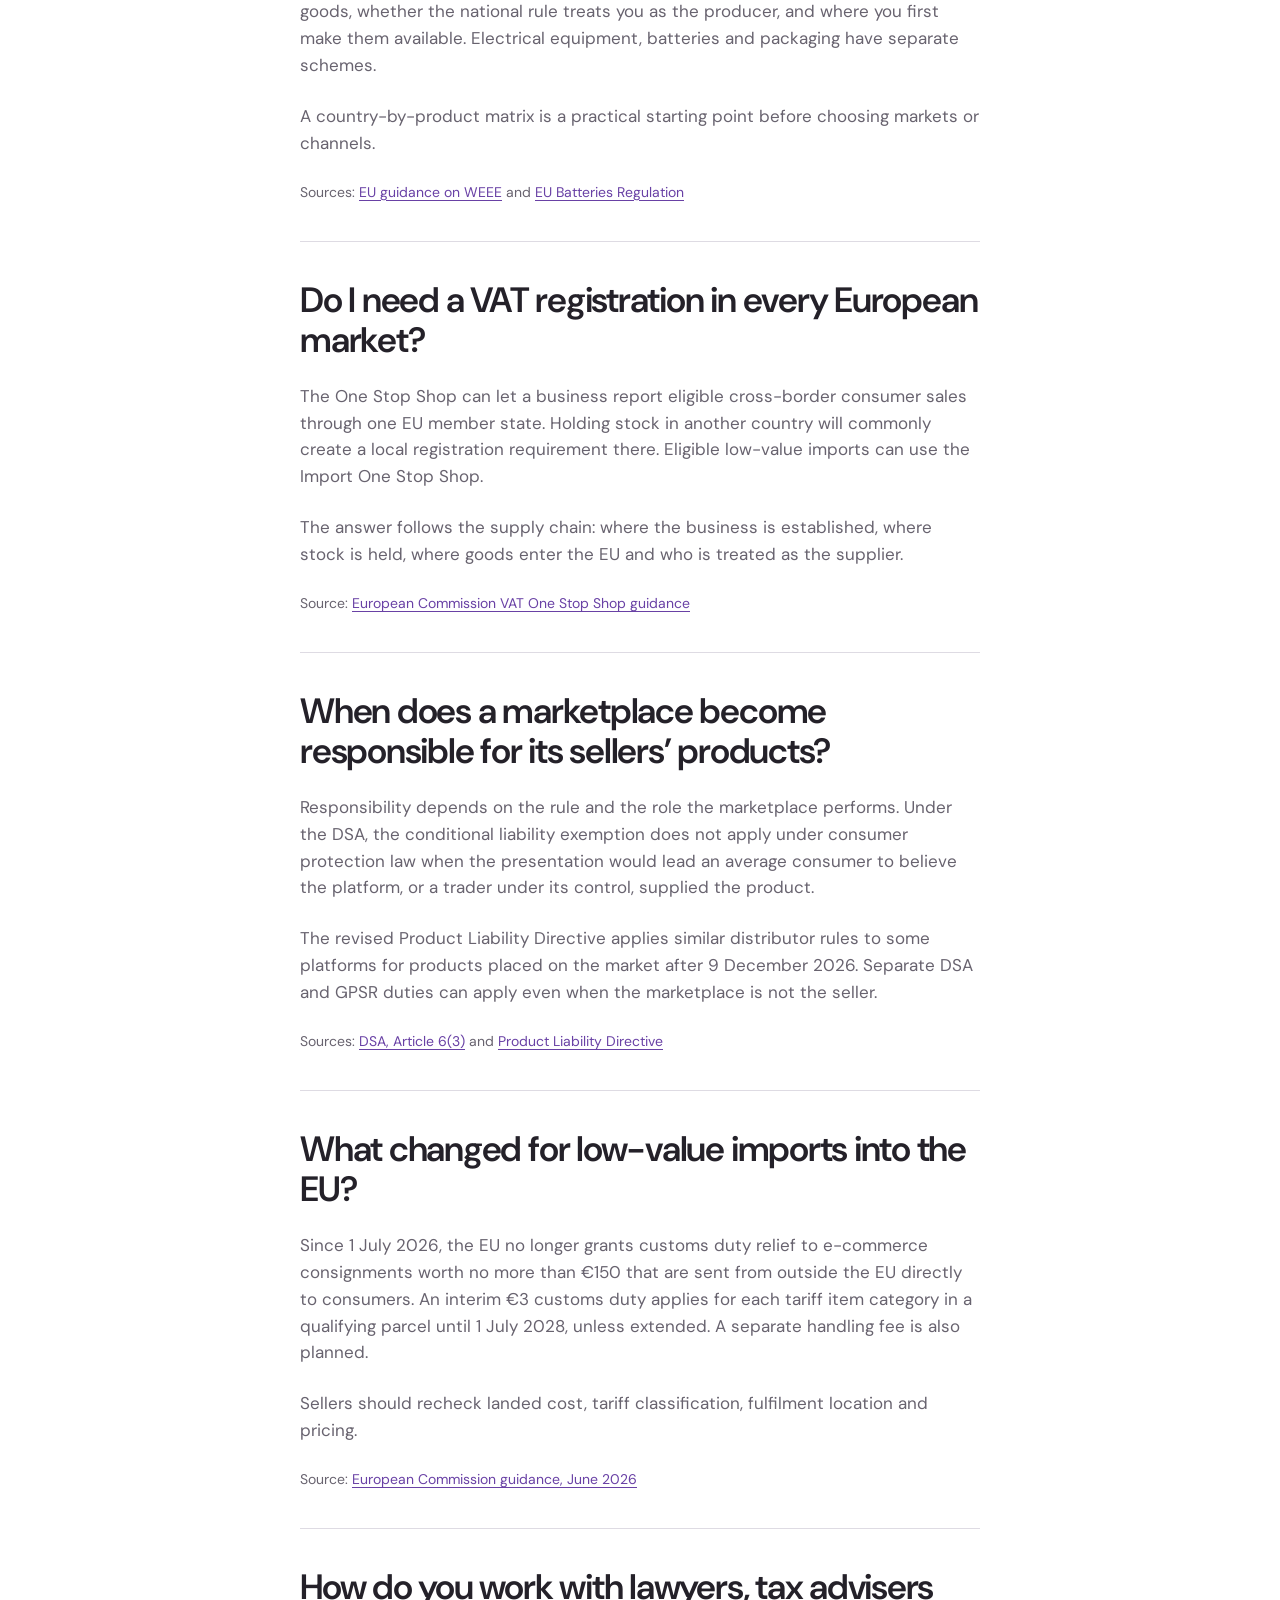
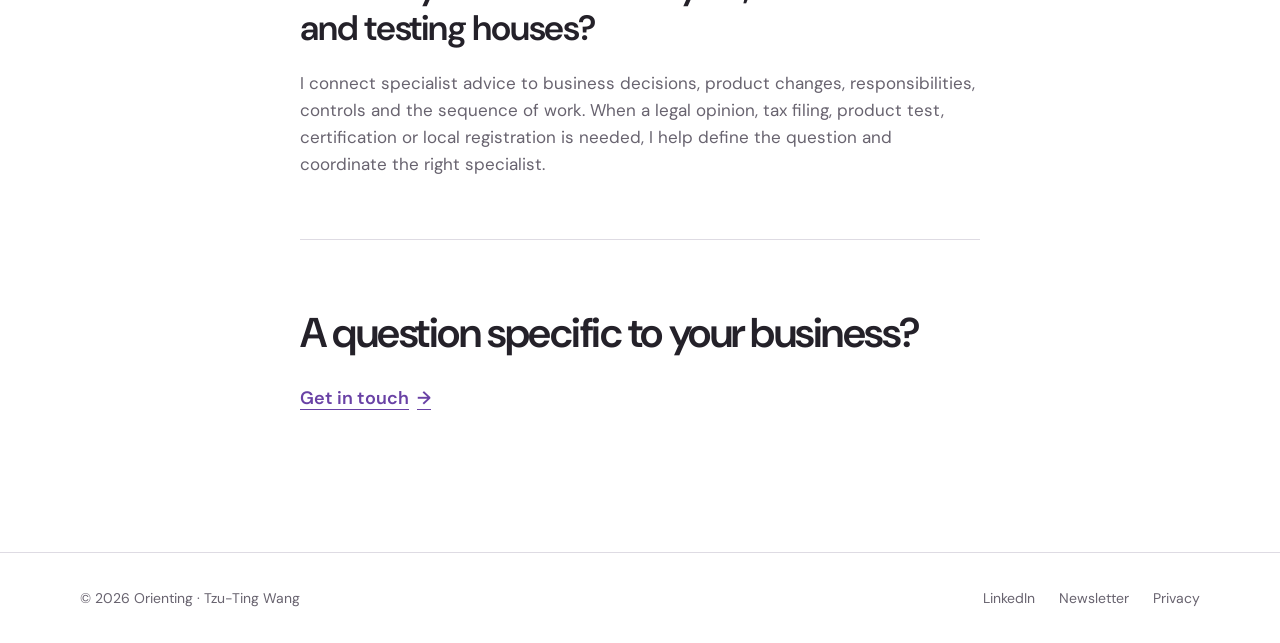
<file: resources.html>
<!DOCTYPE html>
<html lang="en">
<head>
  <meta charset="UTF-8" />
  <meta name="viewport" content="width=device-width, initial-scale=1.0" />
  <title>European E-commerce Compliance Resources | Ting Wang</title>
  <meta name="description" content="Plain-language answers on European marketplace and e-commerce requirements, with links to primary EU sources." />
  <meta name="author" content="Tzu-Ting Wang" />
  <meta property="og:title" content="European E-commerce Compliance Resources | Ting Wang" />
  <meta property="og:description" content="Plain-language answers on European marketplace and e-commerce requirements." />
  <meta property="og:image" content="https://orienting.lu/assets/og-image.jpg" />
  <meta property="og:url" content="https://orienting.lu/resources" />
  <meta property="og:type" content="website" />
  <meta property="og:site_name" content="Orienting" />
  <meta name="twitter:card" content="summary_large_image" />
  <meta name="twitter:title" content="European E-commerce Compliance Resources | Ting Wang" />
  <meta name="twitter:description" content="Plain-language answers on European marketplace and e-commerce requirements." />
  <meta name="twitter:image" content="https://orienting.lu/assets/og-image.jpg" />
  <link rel="canonical" href="https://orienting.lu/resources" />
  <link rel="icon" href="/assets/favicon.svg" type="image/svg+xml" />
  <link rel="preconnect" href="https://fonts.googleapis.com" />
  <link rel="preconnect" href="https://fonts.gstatic.com" crossorigin />
  <link href="https://fonts.googleapis.com/css2?family=DM+Sans:wght@400;500;600;700&amp;display=swap" rel="stylesheet" />
  <link rel="stylesheet" href="/style.css" />

  <script type="application/ld+json">
  {
    "@context": "https://schema.org",
    "@type": "FAQPage",
    "@id": "https://orienting.lu/resources#faq",
    "author": { "@id": "https://orienting.lu/#tzu-ting-wang" },
    "mainEntity": [
      {
        "@type": "Question",
        "name": "What does the Digital Services Act require of online marketplaces?",
        "acceptedAnswer": { "@type": "Answer", "text": "The DSA requires marketplaces that let consumers contract with traders to collect specified trader details, make best efforts to verify them, design interfaces so traders can provide required product information, and notify affected buyers when they learn that an illegal product was sold. Very large platforms can face added risk-management duties. For an operator, these duties become product decisions: required fields, listing blocks, exception reviews, buyer notices, and evidence retention." }
      },
      {
        "@type": "Question",
        "name": "What is the GPSR, and who needs an EU responsible person?",
        "acceptedAnswer": { "@type": "Answer", "text": "The General Product Safety Regulation has applied since 13 December 2024. It covers non-food consumer products and supplements sector-specific rules where they do not cover a risk. A product in scope needs an EU-established responsible economic operator, which can be a manufacturer, importer, authorised representative, or fulfilment service provider depending on the supply chain. Marketplaces also need a Safety Gate contact point and processes for authority orders about dangerous products." }
      },
      {
        "@type": "Question",
        "name": "Do I need EPR registration in every EU country I sell in?",
        "acceptedAnswer": { "@type": "Answer", "text": "EPR obligations are country- and product-stream specific. They depend on the goods, whether the national rule treats you as the producer, and where you first make them available. Electrical equipment, batteries, and packaging have separate schemes. A country-by-product matrix is a practical starting point before choosing markets or channels." }
      },
      {
        "@type": "Question",
        "name": "Do I need a VAT registration in every European market?",
        "acceptedAnswer": { "@type": "Answer", "text": "The One Stop Shop can let a business report eligible cross-border consumer sales through one EU member state. Holding stock in another country will commonly create a local registration requirement there. Eligible low-value imports can use the Import One Stop Shop. The answer follows the supply chain: where the business is established, where stock is held, where goods enter the EU, and who is treated as the supplier." }
      },
      {
        "@type": "Question",
        "name": "When does a marketplace become responsible for its sellers' products?",
        "acceptedAnswer": { "@type": "Answer", "text": "Responsibility depends on the rule and the role the marketplace performs. Under the DSA, the conditional liability exemption does not apply under consumer protection law when the presentation would lead an average consumer to believe the platform, or a trader under its control, supplied the product. The revised Product Liability Directive applies similar distributor rules to some platforms for products placed on the market after 9 December 2026. Separate DSA and GPSR duties can apply even when the marketplace is not the seller." }
      },
      {
        "@type": "Question",
        "name": "What changed for low-value imports into the EU?",
        "acceptedAnswer": { "@type": "Answer", "text": "Since 1 July 2026, the EU no longer grants customs duty relief to e-commerce consignments worth no more than 150 euro that are sent from outside the EU directly to consumers. An interim 3 euro customs duty applies for each tariff item category in a qualifying parcel until 1 July 2028, unless extended. A separate handling fee is also planned. Sellers should recheck landed cost, tariff classification, fulfilment location, and pricing." }
      }
    ]
  }
  </script>
</head>
<body>
  <header class="nav">
    <div class="shell nav__inner">
      <a href="/" class="nav__wordmark" aria-label="Orienting home">ORIEN<span>TING</span></a>
      <nav class="nav__links" id="navLinks" aria-label="Main navigation">
        <a href="/#about">About</a>
        <a href="/#services">Services</a>
        <a href="/resources" aria-current="page">Resources</a>
        <a href="/#contact">Contact</a>
      </nav>
      <button class="nav__hamburger" id="navHamburger" type="button" aria-label="Open menu" aria-controls="navLinks" aria-expanded="false">
        <span></span><span></span><span></span>
      </button>
    </div>
  </header>

  <main class="resources-page">
    <div class="reading-column">
      <header class="resources-intro">
        <p class="section-label">Resources</p>
        <h1>European e-commerce, explained plainly.</h1>
        <p>General starting points for marketplace and e-commerce teams. Your products, markets and channels determine the specific answer.</p>
      </header>

      <div class="resource-list">
        <article class="resource" id="digital-services-act">
          <h2>What does the Digital Services Act require of online marketplaces?</h2>
          <p>The DSA requires marketplaces that let consumers contract with traders to collect specified trader details, make best efforts to verify them, design interfaces so traders can provide required product information, and notify affected buyers when they learn that an illegal product was sold. Very large platforms can face added risk-management duties.</p>
          <p>For an operator, these duties become product decisions: required fields, listing blocks, exception reviews, buyer notices and evidence retention.</p>
          <p class="resource__source">Source: <a href="https://eur-lex.europa.eu/eli/reg/2022/2065/oj/eng" target="_blank" rel="noopener">Digital Services Act, Articles 30–32</a></p>
        </article>

        <article class="resource" id="gpsr">
          <h2>What is the GPSR, and who needs an EU responsible person?</h2>
          <p>The General Product Safety Regulation has applied since 13 December 2024. It covers non-food consumer products and supplements sector-specific rules where they do not cover a risk. A product in scope needs an EU-established responsible economic operator, which can be a manufacturer, importer, authorised representative or fulfilment service provider depending on the supply chain.</p>
          <p>Marketplaces also need a Safety Gate contact point and processes for authority orders about dangerous products.</p>
          <p class="resource__source">Source: <a href="https://eur-lex.europa.eu/eli/reg/2023/988/oj/eng" target="_blank" rel="noopener">General Product Safety Regulation</a></p>
        </article>

        <article class="resource" id="epr-registration">
          <h2>Do I need EPR registration in every EU country I sell in?</h2>
          <p>EPR obligations are country- and product-stream specific. They depend on the goods, whether the national rule treats you as the producer, and where you first make them available. Electrical equipment, batteries and packaging have separate schemes.</p>
          <p>A country-by-product matrix is a practical starting point before choosing markets or channels.</p>
          <p class="resource__source">Sources: <a href="https://europa.eu/youreurope/business/product-rules-compliance/recycling-waste-management/weee-responsibilities/index_en.htm" target="_blank" rel="noopener">EU guidance on WEEE</a> and <a href="https://eur-lex.europa.eu/eli/reg/2023/1542/oj/eng" target="_blank" rel="noopener">EU Batteries Regulation</a></p>
        </article>

        <article class="resource" id="vat-registration">
          <h2>Do I need a VAT registration in every European market?</h2>
          <p>The One Stop Shop can let a business report eligible cross-border consumer sales through one EU member state. Holding stock in another country will commonly create a local registration requirement there. Eligible low-value imports can use the Import One Stop Shop.</p>
          <p>The answer follows the supply chain: where the business is established, where stock is held, where goods enter the EU and who is treated as the supplier.</p>
          <p class="resource__source">Source: <a href="https://vat-one-stop-shop.ec.europa.eu/one-stop-shop_en" target="_blank" rel="noopener">European Commission VAT One Stop Shop guidance</a></p>
        </article>

        <article class="resource" id="marketplace-responsibility">
          <h2>When does a marketplace become responsible for its sellers’ products?</h2>
          <p>Responsibility depends on the rule and the role the marketplace performs. Under the DSA, the conditional liability exemption does not apply under consumer protection law when the presentation would lead an average consumer to believe the platform, or a trader under its control, supplied the product.</p>
          <p>The revised Product Liability Directive applies similar distributor rules to some platforms for products placed on the market after 9 December 2026. Separate DSA and GPSR duties can apply even when the marketplace is not the seller.</p>
          <p class="resource__source">Sources: <a href="https://eur-lex.europa.eu/eli/reg/2022/2065/oj/eng" target="_blank" rel="noopener">DSA, Article 6(3)</a> and <a href="https://eur-lex.europa.eu/eli/dir/2024/2853/oj/eng" target="_blank" rel="noopener">Product Liability Directive</a></p>
        </article>

        <article class="resource" id="low-value-imports">
          <h2>What changed for low-value imports into the EU?</h2>
          <p>Since 1 July 2026, the EU no longer grants customs duty relief to e-commerce consignments worth no more than €150 that are sent from outside the EU directly to consumers. An interim €3 customs duty applies for each tariff item category in a qualifying parcel until 1 July 2028, unless extended. A separate handling fee is also planned.</p>
          <p>Sellers should recheck landed cost, tariff classification, fulfilment location and pricing.</p>
          <p class="resource__source">Source: <a href="https://vat-one-stop-shop.ec.europa.eu/eur-3-customs-duty-vat-guidelines-2026-06-16_en" target="_blank" rel="noopener">European Commission guidance, June 2026</a></p>
        </article>

        <article class="resource" id="specialist-advisers">
          <h2>How do you work with lawyers, tax advisers and testing houses?</h2>
          <p>I connect specialist advice to business decisions, product changes, responsibilities, controls and the sequence of work. When a legal opinion, tax filing, product test, certification or local registration is needed, I help define the question and coordinate the right specialist.</p>
        </article>
      </div>

      <section class="resources-contact" aria-labelledby="resources-contact-title">
        <h2 id="resources-contact-title">A question specific to your business?</h2>
        <p><a class="text-cta" href="/#contact">Get in touch <span aria-hidden="true">→</span></a></p>
      </section>
    </div>
  </main>

  <footer class="footer">
    <div class="shell footer__inner">
      <p>© 2026 Orienting · Tzu-Ting Wang</p>
      <div class="footer__links">
        <a href="https://www.linkedin.com/in/wangtzuting/" target="_blank" rel="noopener">LinkedIn</a>
        <a href="https://twspace.substack.com/" target="_blank" rel="noopener">Newsletter</a>
        <a href="/privacy">Privacy</a>
      </div>
    </div>
  </footer>

  <script src="/script.js"></script>
</body>
</html>
</file>
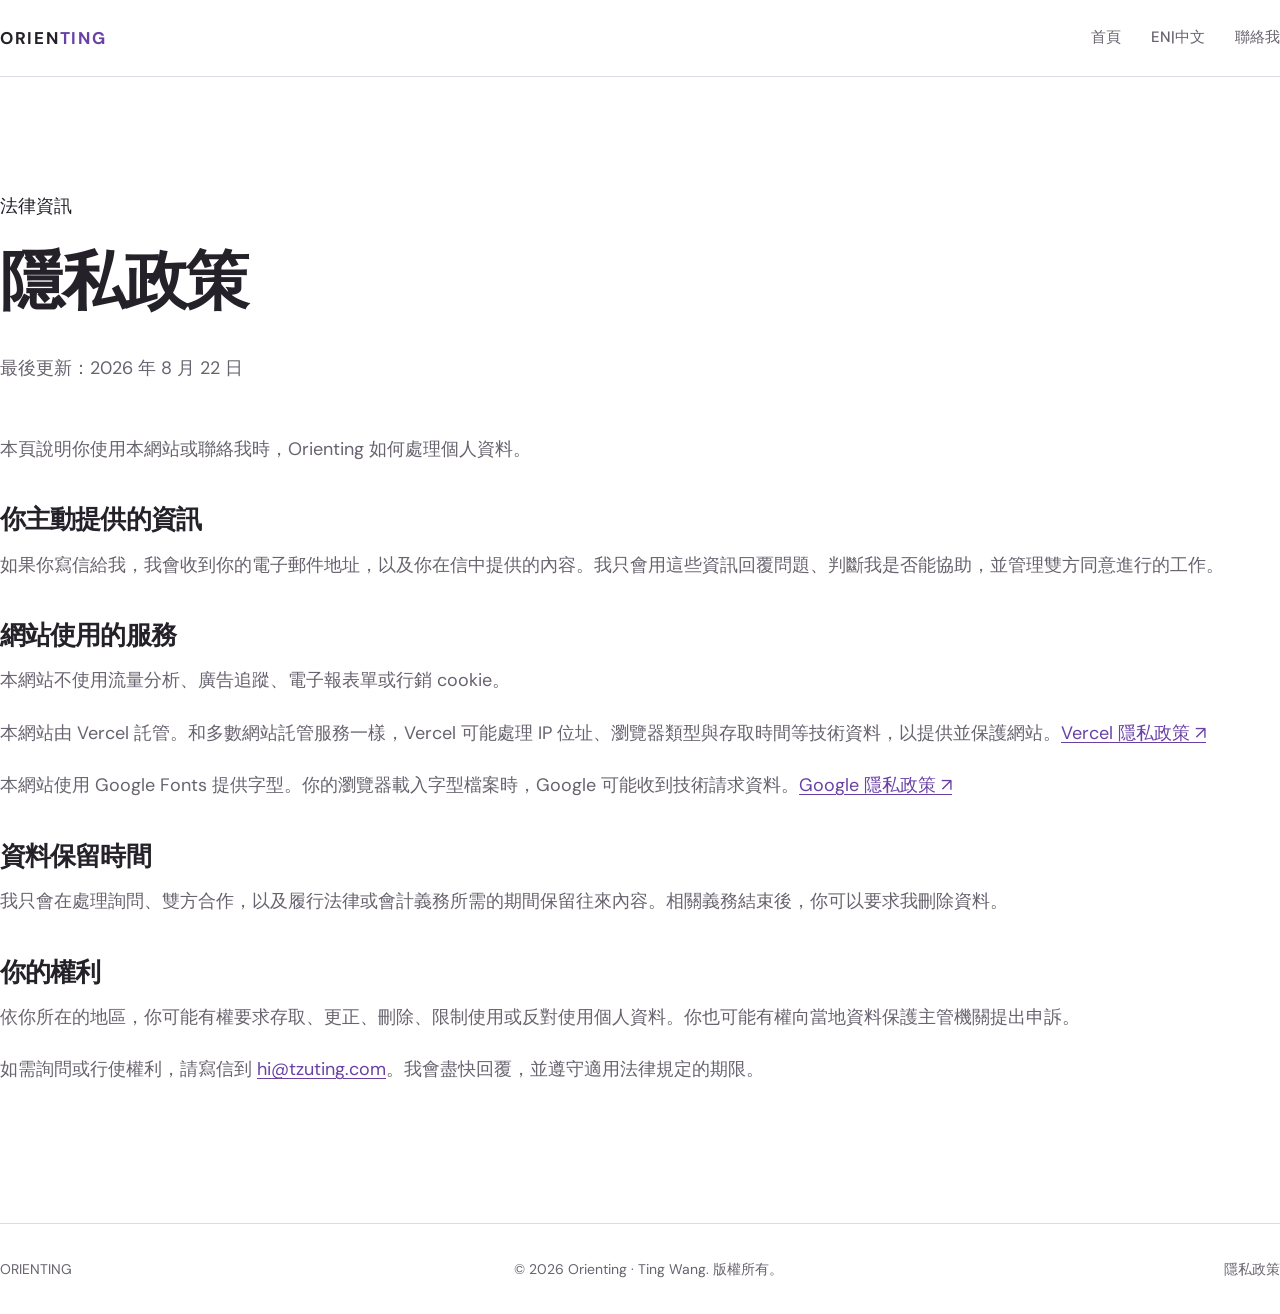
<file: zh/privacy.html>
<!DOCTYPE html>
<html lang="zh-Hant">
<head>
  <meta charset="UTF-8" />
  <meta name="viewport" content="width=device-width, initial-scale=1.0" />
  <title>隱私政策 | Orienting</title>
  <meta name="robots" content="noindex" />
  <link rel="icon" href="/assets/favicon.svg" type="image/svg+xml" />
  <link rel="preconnect" href="https://fonts.googleapis.com" />
  <link rel="preconnect" href="https://fonts.gstatic.com" crossorigin />
  <link href="https://fonts.googleapis.com/css2?family=Plus+Jakarta+Sans:wght@400;600;700&amp;family=DM+Sans:wght@400;500;600&amp;family=Noto+Sans+TC:wght@400;500;700&amp;display=swap" rel="stylesheet" />
  <link rel="stylesheet" href="/style.css" />
</head>
<body>
  <header class="nav">
    <div class="container nav__inner">
      <a href="/zh/" class="nav__wordmark" aria-label="Orienting 首頁">ORIEN<span class="wordmark__ting">TING</span></a>
      <nav class="nav__links" id="navLinks" aria-label="主導覽">
        <a href="/zh/" class="nav__link">首頁</a>
        <span class="nav__lang"><a href="/privacy">EN</a><span class="sep">|</span><span class="is-current">中文</span></span>
        <a href="/#contact" class="nav__cta">聯絡我</a>
      </nav>
      <button class="nav__hamburger" id="navHamburger" aria-label="切換選單" aria-expanded="false"><span></span><span></span><span></span></button>
    </div>
  </header>

  <main class="privacy-section">
    <div class="container privacy__inner">
      <p class="privacy__label">法律資訊</p>
      <h1 class="privacy__headline">隱私政策</h1>
      <p class="privacy__updated">最後更新：2026 年 8 月 22 日</p>
      <div class="privacy__body">
        <p>本頁說明你使用本網站或聯絡我時，Orienting 如何處理個人資料。</p>

        <h2>你主動提供的資訊</h2>
        <p>如果你寫信給我，我會收到你的電子郵件地址，以及你在信中提供的內容。我只會用這些資訊回覆問題、判斷我是否能協助，並管理雙方同意進行的工作。</p>

        <h2>網站使用的服務</h2>
        <p>本網站不使用流量分析、廣告追蹤、電子報表單或行銷 cookie。</p>
        <p>本網站由 Vercel 託管。和多數網站託管服務一樣，Vercel 可能處理 IP 位址、瀏覽器類型與存取時間等技術資料，以提供並保護網站。<a href="https://vercel.com/legal/privacy-policy" target="_blank" rel="noopener">Vercel 隱私政策 ↗</a></p>
        <p>本網站使用 Google Fonts 提供字型。你的瀏覽器載入字型檔案時，Google 可能收到技術請求資料。<a href="https://policies.google.com/privacy" target="_blank" rel="noopener">Google 隱私政策 ↗</a></p>

        <h2>資料保留時間</h2>
        <p>我只會在處理詢問、雙方合作，以及履行法律或會計義務所需的期間保留往來內容。相關義務結束後，你可以要求我刪除資料。</p>

        <h2>你的權利</h2>
        <p>依你所在的地區，你可能有權要求存取、更正、刪除、限制使用或反對使用個人資料。你也可能有權向當地資料保護主管機關提出申訴。</p>
        <p>如需詢問或行使權利，請寫信到 <a id="contact-email" hidden></a><noscript>hi at tzuting dot com</noscript>。我會盡快回覆，並遵守適用法律規定的期限。</p>
      </div>
    </div>
  </main>

  <footer class="footer">
    <div class="container footer__inner">
      <a href="/zh/" class="footer__wordmark">ORIEN<span class="wordmark__ting">TING</span></a>
      <p class="footer__copy">© 2026 Orienting · Ting Wang. 版權所有。</p>
      <a href="/zh/privacy" class="footer__link">隱私政策</a>
    </div>
  </footer>
  <div class="rainbow-band" aria-hidden="true"><span></span><span></span><span></span><span></span><span></span></div>
  <script src="/script.js"></script>
  <script src="/contact.js"></script>
</body>
</html>
</file>
<file: style.css>
:root {
  --background: #ffffff;
  --surface: #f7f5fb;
  --text: #242129;
  --muted: #68636f;
  --line: #dedbe3;
  --accent: #6941a5;
  --accent-dark: #4d2a82;
  --focus: #d38b16;
  --font: "DM Sans", -apple-system, BlinkMacSystemFont, "Segoe UI", sans-serif;
}

* { box-sizing: border-box; }

html {
  scroll-behavior: smooth;
  scroll-padding-top: 76px;
}

body {
  margin: 0;
  background: var(--background);
  color: var(--text);
  font-family: var(--font);
  font-size: 18px;
  line-height: 1.58;
  -webkit-font-smoothing: antialiased;
}

body.menu-open { overflow: hidden; }

a {
  color: inherit;
  text-decoration: none;
}

button,
input,
textarea {
  font: inherit;
}

h1,
h2,
h3,
p {
  margin-top: 0;
}

h1,
h2,
h3 {
  color: var(--text);
  font-weight: 600;
  letter-spacing: -0.035em;
  line-height: 1.15;
}

h1 {
  margin-bottom: 36px;
  font-size: clamp(2.75rem, 6vw, 4.7rem);
}

h2 {
  margin-bottom: 42px;
  font-size: clamp(2.1rem, 4vw, 3.25rem);
}

h3 {
  margin-bottom: 10px;
  font-size: clamp(1.35rem, 2.2vw, 1.7rem);
}

p {
  margin-bottom: 24px;
}

:focus-visible {
  outline: 3px solid var(--focus);
  outline-offset: 4px;
}

.shell {
  width: min(1120px, calc(100% - 48px));
  margin: 0 auto;
}

.reading-column {
  width: min(680px, calc(100% - 48px));
  margin: 0 auto;
}

.nav {
  position: sticky;
  z-index: 20;
  top: 0;
  background: rgba(255, 255, 255, 0.96);
  border-bottom: 1px solid var(--line);
  backdrop-filter: blur(12px);
}

.nav__inner {
  min-height: 76px;
  display: flex;
  align-items: center;
  justify-content: space-between;
  gap: 28px;
}

.nav__wordmark {
  font-size: 17px;
  font-weight: 700;
  letter-spacing: 0.1em;
}

.nav__wordmark span {
  color: var(--accent);
}

.nav__links {
  display: flex;
  align-items: center;
  gap: 30px;
  color: var(--muted);
  font-size: 15px;
  font-weight: 500;
}

.nav__links a {
  padding: 8px 0;
}

.nav__links a:hover {
  color: var(--accent);
}

.nav__hamburger {
  width: 44px;
  height: 44px;
  display: none;
  padding: 0;
  border: 0;
  background: transparent;
  cursor: pointer;
}

.nav__hamburger span {
  width: 25px;
  height: 2px;
  display: block;
  margin: 5px auto;
  background: var(--text);
  transition: transform 180ms ease, opacity 180ms ease;
}

.intro {
  padding: clamp(78px, 10vw, 132px) 0 clamp(72px, 9vw, 112px);
}

.intro .reading-column > p {
  font-size: clamp(1.15rem, 2vw, 1.32rem);
  line-height: 1.58;
}

.text-cta {
  display: inline-flex;
  align-items: center;
  gap: 8px;
  margin-top: 8px;
  color: var(--accent);
  font-weight: 600;
  text-decoration: underline;
  text-decoration-thickness: 1px;
  text-underline-offset: 5px;
}

.text-cta:hover {
  color: var(--accent-dark);
}

.previously {
  margin: 58px 0 0;
  color: var(--muted);
  font-size: 15px !important;
  letter-spacing: 0.01em;
}

.previously span {
  margin-right: 12px;
  color: var(--text);
  font-weight: 600;
}

.about {
  padding: 0 0 clamp(88px, 11vw, 144px);
}

.about .reading-column > p:not(.section-label):not(.previously) {
  font-size: clamp(1.05rem, 1.8vw, 1.2rem);
}

.services {
  padding: clamp(82px, 10vw, 128px) 0;
  background: var(--surface);
  border-block: 1px solid var(--line);
}

.section-label {
  margin-bottom: 18px;
  color: var(--accent);
  font-size: 14px;
  font-weight: 600;
  letter-spacing: 0.1em;
  text-transform: uppercase;
}

.service-list {
  border-top: 1px solid var(--line);
}

.service {
  padding: 34px 0 32px;
  border-bottom: 1px solid var(--line);
}

.service p {
  margin: 0;
  color: var(--muted);
  font-size: 17px;
}

.newsletter {
  padding: clamp(68px, 8vw, 100px) 0;
  border-bottom: 1px solid var(--line);
}

.newsletter h2 {
  margin-bottom: 20px;
  font-size: clamp(1.9rem, 3.5vw, 2.6rem);
}

.newsletter p:not(.section-label) {
  max-width: 590px;
  margin-bottom: 20px;
  color: var(--muted);
  font-size: 17px;
}

.newsletter__links {
  display: flex;
  flex-wrap: wrap;
  gap: 10px;
  color: var(--accent) !important;
  font-weight: 600;
}

.newsletter__links a {
  color: var(--accent);
  text-decoration: underline;
  text-decoration-thickness: 1px;
  text-underline-offset: 4px;
}

.newsletter__links a:hover {
  color: var(--accent-dark);
}

.contact {
  padding: clamp(86px, 11vw, 138px) 0;
}

.contact__lede {
  max-width: 560px;
  margin: -18px 0 42px;
  color: var(--muted);
  font-size: 19px;
}

.consent-embed {
  width: 100%;
  min-width: 0;
}

.consent-fallback-note {
  margin: 0 0 16px;
  color: var(--muted);
  font-size: 15px;
  line-height: 1.5;
}

.consent-fallback-note a {
  color: var(--accent);
  text-decoration: underline;
  text-underline-offset: 3px;
}

.consent-fallback-actions {
  display: flex;
  flex-wrap: wrap;
  align-items: center;
  gap: 12px 16px;
  margin: 0;
}

.consent-fallback-actions a {
  color: var(--accent);
  font-weight: 600;
  text-decoration: underline;
  text-underline-offset: 3px;
}

.consent-fallback-actions .submit-button {
  width: auto;
}

.consent-embed.is-loaded .consent-fallback,
.consent-fallback[hidden] {
  display: none !important;
}

.consent-embed iframe {
  display: block;
  width: 100%;
  max-width: 100%;
  height: 1320px;
  border: 0;
  background: transparent;
}

.submit-button,
.primary-button {
  min-height: 54px;
  padding: 14px 22px;
  color: #fff;
  background: var(--accent);
  border: 0;
  border-radius: 2px;
  font-weight: 600;
  line-height: 1.2;
  cursor: pointer;
}

.submit-button:hover,
.primary-button:hover {
  color: #fff;
  background: var(--accent-dark);
}

.submit-button {
  width: 100%;
}

.primary-button {
  display: inline-flex;
  align-items: center;
  justify-content: center;
  text-decoration: none;
}

.primary-button:visited {
  color: #fff;
}

.intro .primary-button {
  margin-top: 8px;
}

.services .primary-button {
  margin-top: 40px;
}

.enquiry__note {
  margin: 16px 0 0;
  color: var(--muted);
  text-align: center;
  font-size: 14px;
}

.footer {
  padding: 34px 0;
  color: var(--muted);
  border-top: 1px solid var(--line);
  font-size: 14px;
}

.footer__inner {
  display: flex;
  align-items: center;
  justify-content: space-between;
  gap: 24px;
}

.footer p {
  margin: 0;
}

.footer__links {
  display: flex;
  gap: 24px;
}

.footer a:hover {
  color: var(--accent);
}

.resources-page,
.privacy-section {
  min-height: 72vh;
  padding: clamp(76px, 9vw, 118px) 0;
}

.resources-intro {
  margin-bottom: 70px;
}

.resources-intro h1,
.privacy__headline {
  font-size: clamp(2.65rem, 5vw, 4.35rem);
}

.resources-intro p {
  color: var(--muted);
  font-size: 19px;
}

.resource-list {
  border-top: 1px solid var(--line);
}

.resource {
  padding: 38px 0;
  border-bottom: 1px solid var(--line);
  scroll-margin-top: 96px;
}

.resource h2 {
  margin-bottom: 22px;
  font-size: clamp(1.65rem, 3vw, 2.2rem);
}

.resource p {
  color: var(--muted);
  font-size: 17px;
}

.resource .resource__source {
  margin-bottom: 0;
  font-size: 14px;
}

.resource a,
.privacy__body a {
  color: var(--accent);
  text-decoration: underline;
  text-underline-offset: 3px;
}

.resources-contact {
  padding-top: 70px;
}

.resources-contact h2 {
  margin-bottom: 18px;
  font-size: clamp(1.9rem, 3.5vw, 2.6rem);
}

.privacy__updated,
.privacy__body {
  color: var(--muted);
}

.privacy__body {
  margin-top: 52px;
}

.privacy__body h2 {
  margin: 42px 0 16px;
  font-size: 1.6rem;
}

@media (max-width: 760px) {
  body {
    font-size: 17px;
  }

  .shell,
  .reading-column {
    width: min(100% - 36px, 680px);
  }

  .nav__inner {
    min-height: 68px;
  }

  .nav__hamburger {
    display: block;
    flex: 0 0 auto;
    margin-right: -8px;
    border-radius: 4px;
  }

  .nav__hamburger:hover,
  .nav__hamburger[aria-expanded="true"] {
    background: var(--surface);
  }

  .nav__links {
    position: fixed;
    inset: 68px 0 auto;
    display: none;
    max-height: calc(100dvh - 68px);
    padding: 10px 18px 18px;
    align-items: stretch;
    flex-direction: column;
    gap: 0;
    overflow-y: auto;
    color: var(--text);
    background: #fff;
    border-bottom: 1px solid var(--line);
    box-shadow: 0 18px 34px rgba(36, 33, 41, 0.14);
    font-size: 19px;
    font-weight: 600;
  }

  .nav__links.open {
    display: flex;
  }

  .nav__links a {
    width: 100%;
    min-height: 56px;
    display: flex;
    align-items: center;
    justify-content: space-between;
    padding: 14px 10px;
    border-bottom: 1px solid var(--line);
  }

  .nav__links a::after {
    content: "→";
    color: var(--accent);
    font-size: 20px;
    font-weight: 400;
  }

  .nav__links a:last-child {
    border-bottom: 0;
  }

  .nav__hamburger[aria-expanded="true"] span:nth-child(1) {
    transform: translateY(7px) rotate(45deg);
  }

  .nav__hamburger[aria-expanded="true"] span:nth-child(2) {
    opacity: 0;
  }

  .nav__hamburger[aria-expanded="true"] span:nth-child(3) {
    transform: translateY(-7px) rotate(-45deg);
  }

  .intro {
    padding-top: 66px;
    padding-bottom: 64px;
  }

  .about {
    padding-bottom: 88px;
  }

  .intro .reading-column > p {
    font-size: 1.08rem;
    line-height: 1.62;
  }

  h1 {
    margin-bottom: 30px;
    font-size: clamp(2.65rem, 13vw, 3.75rem);
  }

  h2 {
    margin-bottom: 34px;
  }

  .previously {
    margin-top: 46px;
    line-height: 1.7 !important;
  }

  .service {
    padding: 29px 0 27px;
  }

  .contact__lede {
    margin-top: -12px;
    margin-bottom: 36px;
  }

  .consent-embed iframe {
    height: 1580px;
  }

  .consent-fallback-actions {
    align-items: stretch;
    flex-direction: column;
  }

  .consent-fallback-actions .submit-button {
    width: 100%;
  }

  .footer__inner {
    align-items: flex-start;
    flex-direction: column;
    gap: 14px;
  }
}

@media (prefers-reduced-motion: reduce) {
  html {
    scroll-behavior: auto;
  }

  *,
  *::before,
  *::after {
    transition: none !important;
  }
}
</file>
